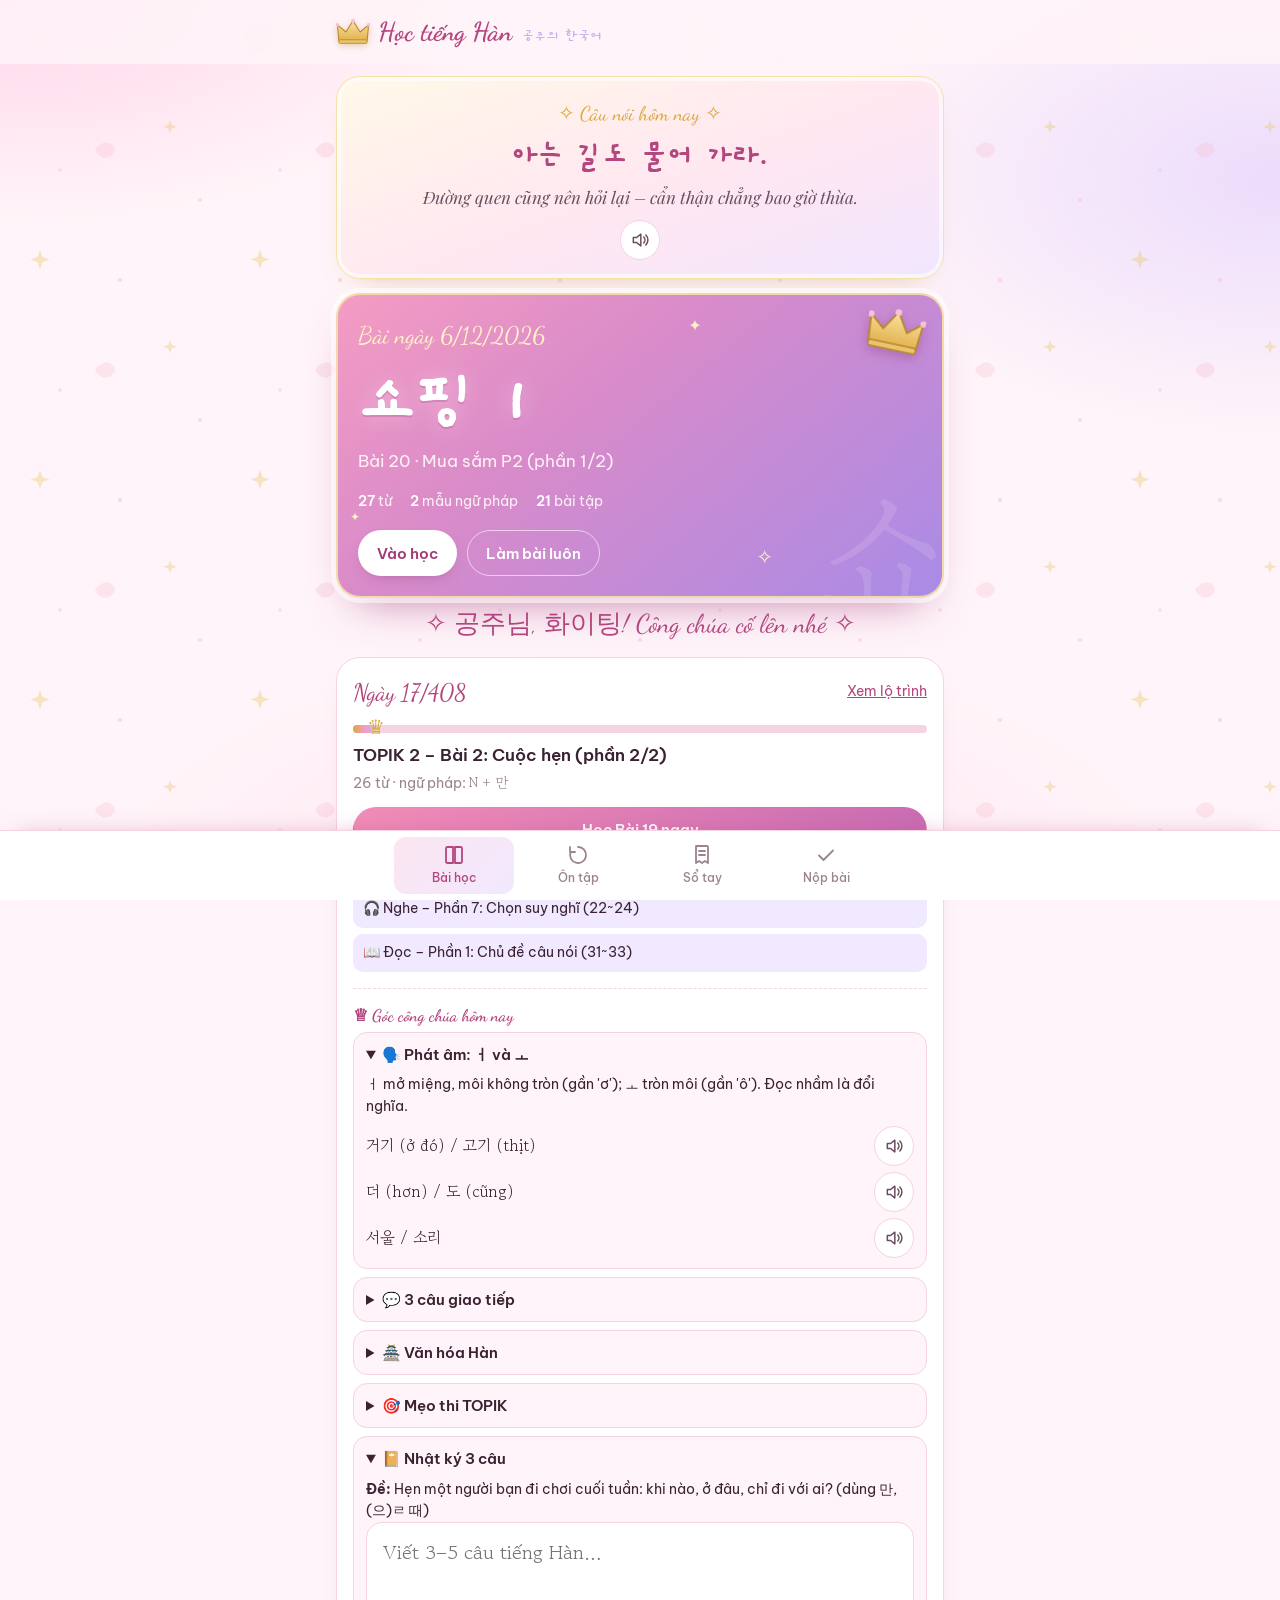
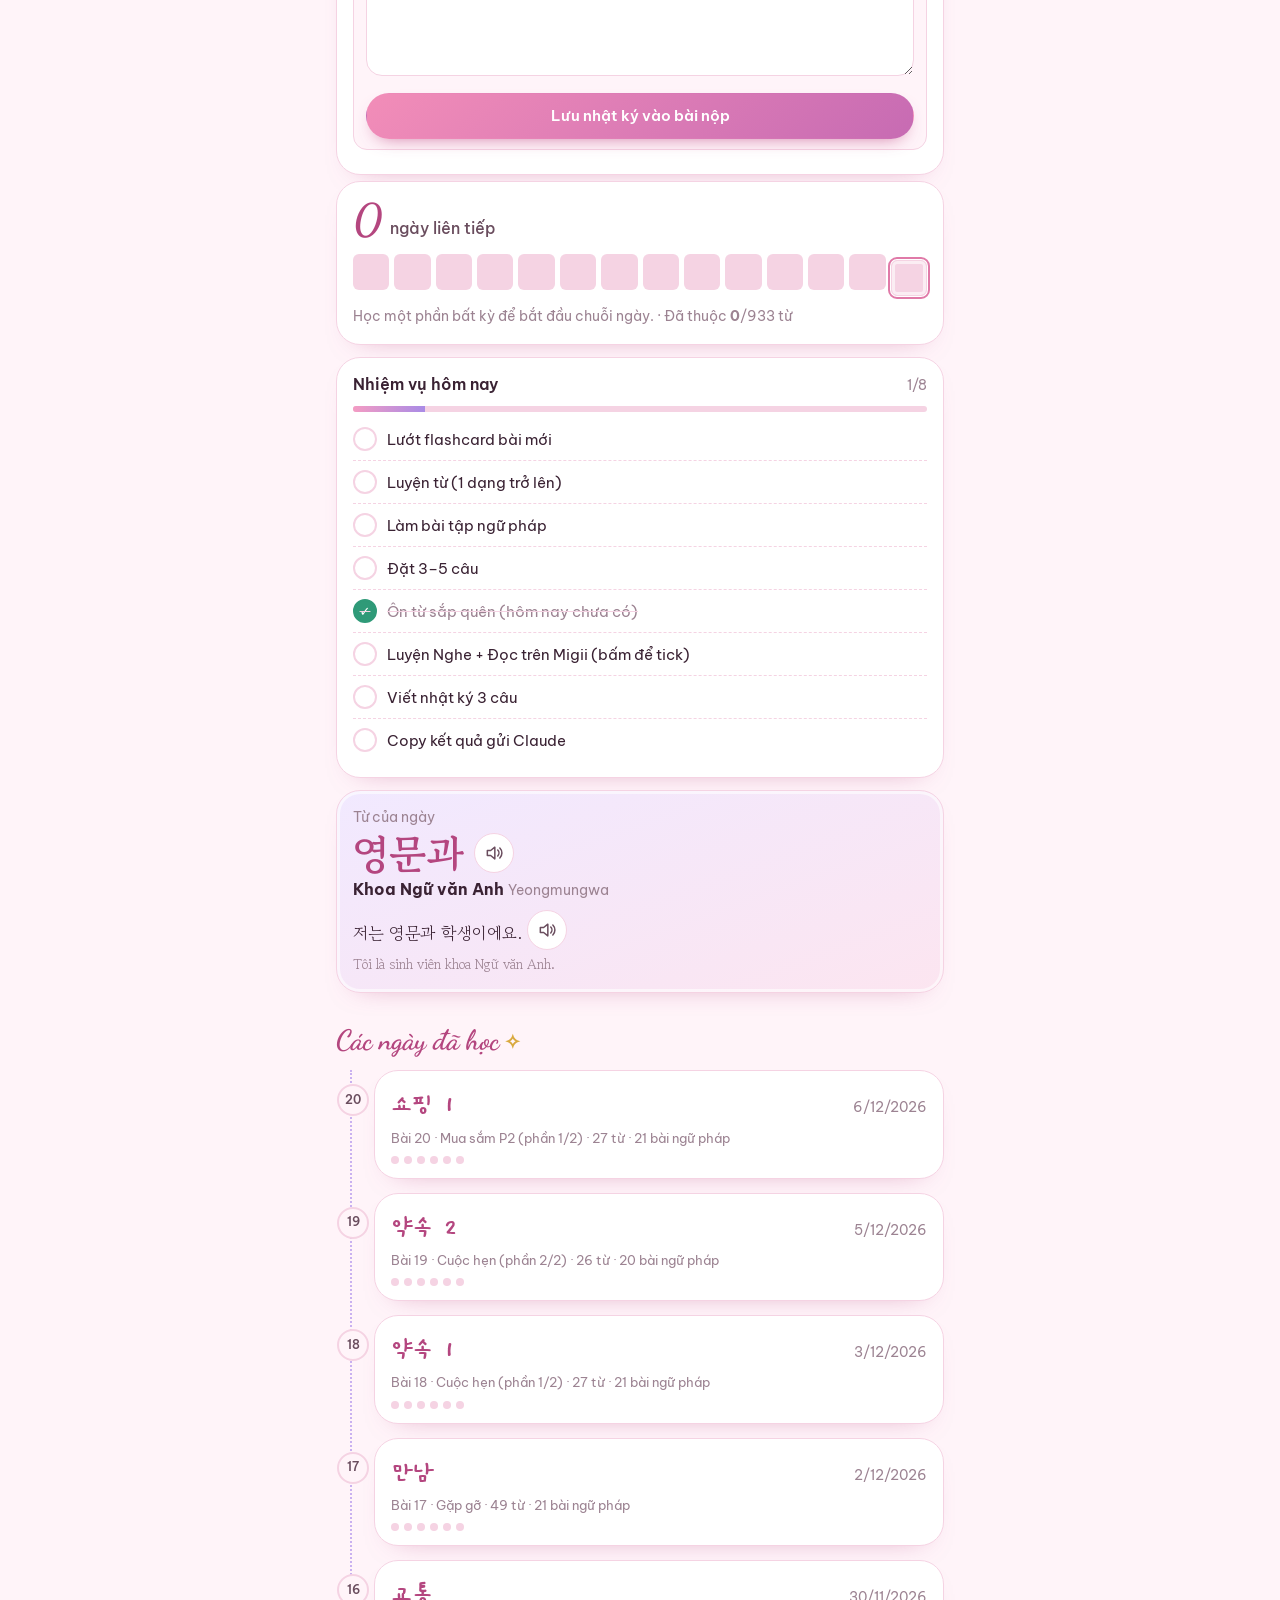
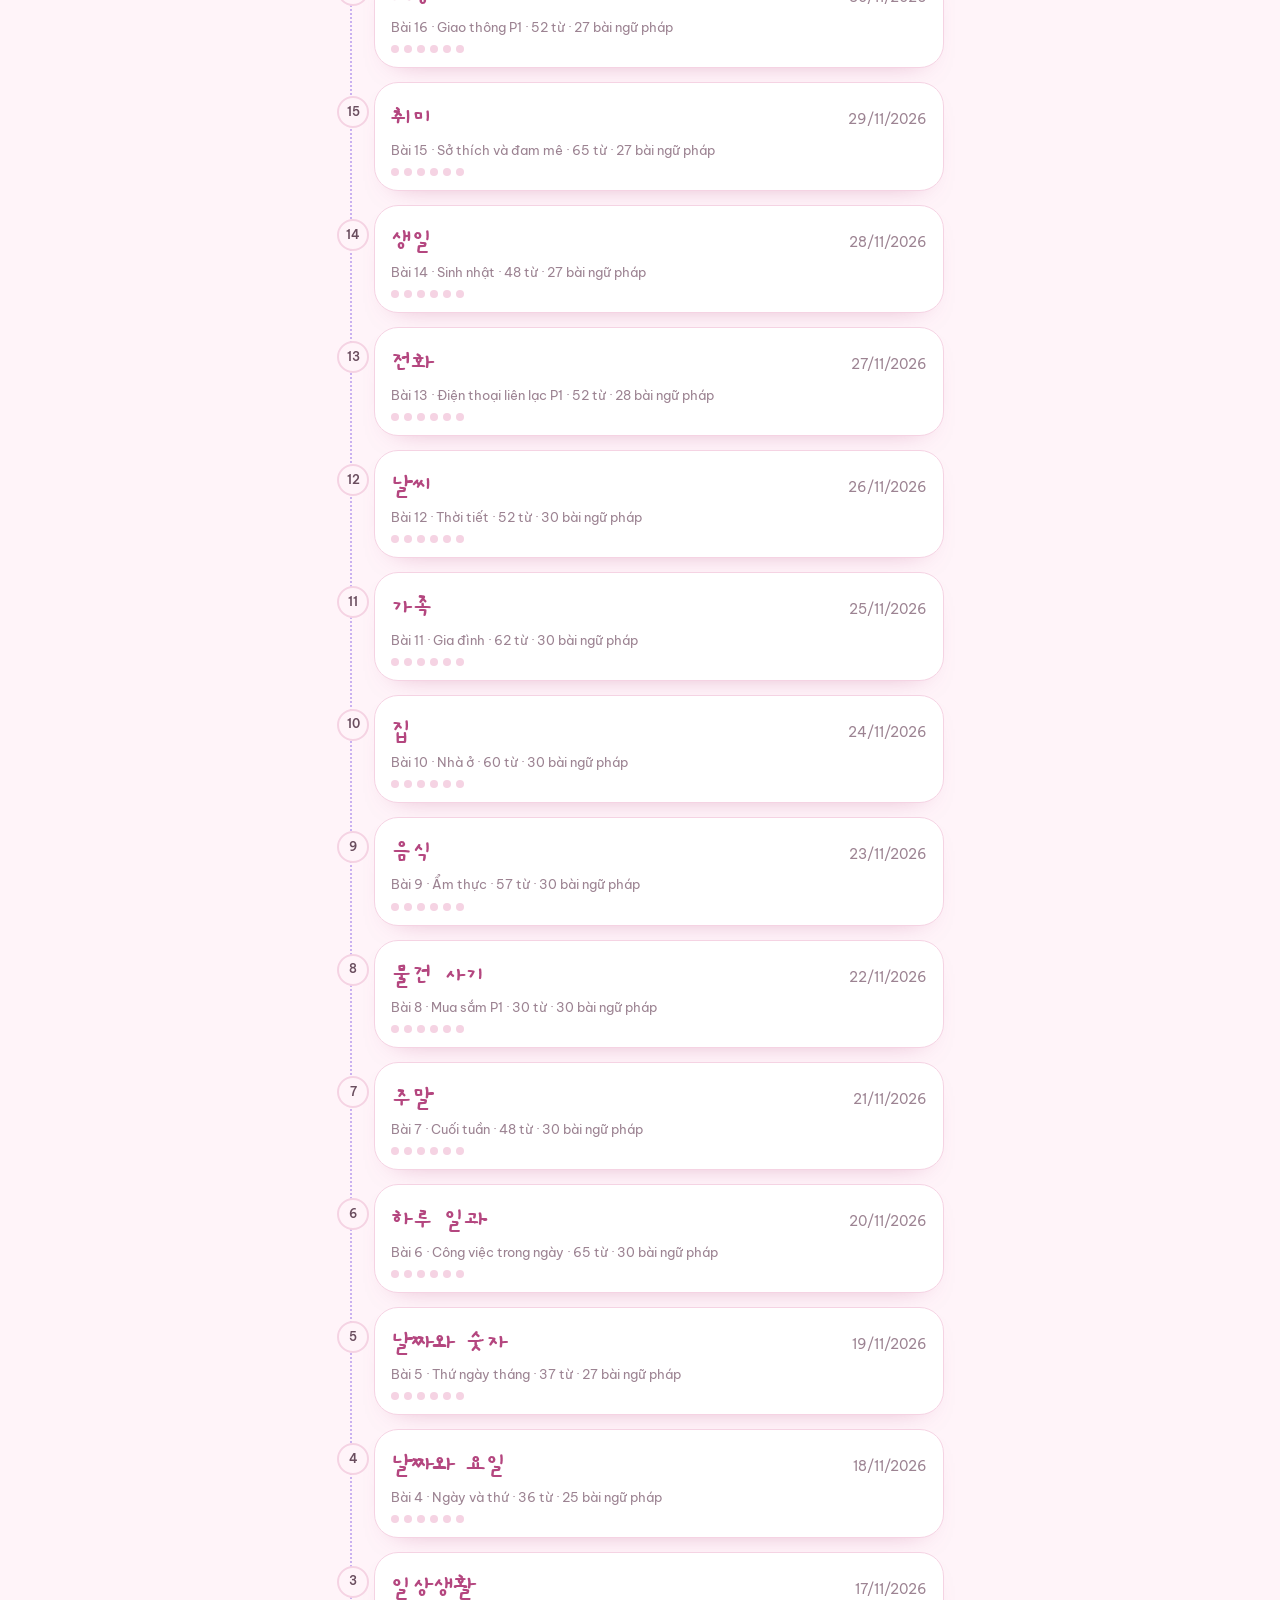
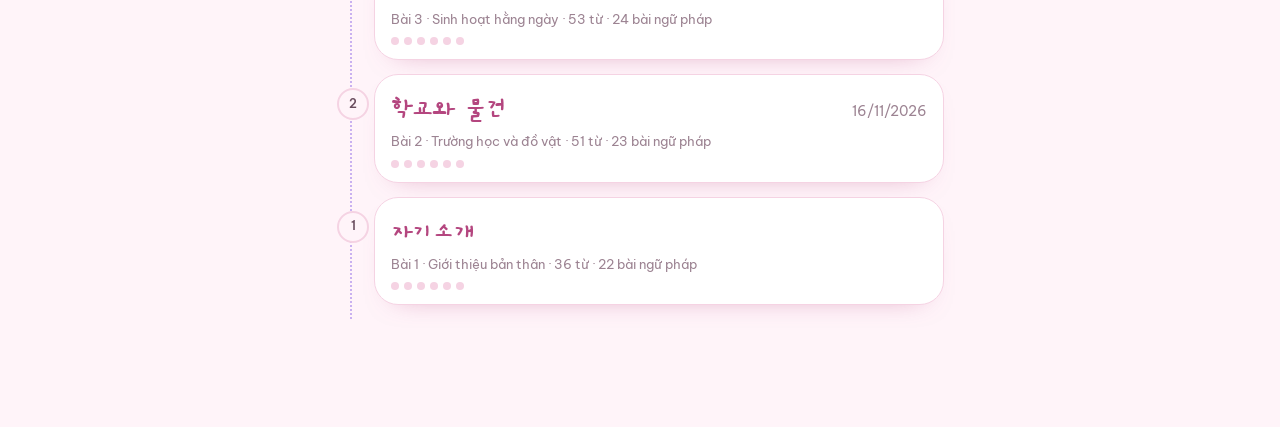
<file: index.html>
<!doctype html>
<html lang="vi">
<head>
<meta charset="utf-8">
<meta name="viewport" content="width=device-width, initial-scale=1, viewport-fit=cover">
<title>Học tiếng Hàn mỗi ngày</title>
<meta name="description" content="Sổ học tiếng Hàn theo từng ngày: từ vựng, ngữ pháp và bài tập.">
<meta name="theme-color" content="#FFF6F8" media="(prefers-color-scheme: light)">
<meta name="theme-color" content="#1E1420" media="(prefers-color-scheme: dark)">
<link rel="icon" href="data:image/svg+xml,%3Csvg xmlns='http://www.w3.org/2000/svg' viewBox='0 0 64 64'%3E%3Crect width='64' height='64' rx='14' fill='%23E58FB4'/%3E%3Cpath d='M12 46 10 20l12 10 10-16 10 16 12-10-2 26z' fill='%23FBE3A0' stroke='%23B8862F' stroke-width='2'/%3E%3C/svg%3E">
<link rel="preconnect" href="https://fonts.googleapis.com">
<link rel="preconnect" href="https://fonts.gstatic.com" crossorigin>
<link href="https://fonts.googleapis.com/css2?family=Be+Vietnam+Pro:wght@400;500;600;700&family=Playfair+Display:ital,wght@1,600&family=Dancing+Script:wght@600;700&family=Gaegu:wght@400;700&family=Gowun+Batang:wght@400;700&display=swap" rel="stylesheet">
<link rel="stylesheet" href="style.css">
</head>
<body>
<header class="top">
  <a class="brand" href="#/"><svg class="crown" viewBox="0 0 48 36" aria-hidden="true"><path d="M4 30 2 8l12 10L24 2l10 16L46 8l-2 22z" fill="url(#cg)" stroke="#B8862F" stroke-width="1.5" stroke-linejoin="round"/><circle cx="2" cy="8" r="2.6" fill="#F6C1D5"/><circle cx="24" cy="2.5" r="2.8" fill="#F6C1D5"/><circle cx="46" cy="8" r="2.6" fill="#F6C1D5"/><rect x="4" y="29" width="40" height="5" rx="2" fill="#E9C46A" stroke="#B8862F" stroke-width="1.2"/><defs><linearGradient id="cg" x1="0" y1="0" x2="0" y2="1"><stop offset="0" stop-color="#FBE3A0"/><stop offset="1" stop-color="#E2B24F"/></linearGradient></defs></svg><span>Học tiếng Hàn</span><span class="brand-ko" lang="ko">공주의 한국어</span></a>
</header>
<main id="app" tabindex="-1"><p class="loading">Đang tải bài học…</p></main>
<nav class="bottom" aria-label="Điều hướng chính">
  <a href="#/" data-nav="home"><svg viewBox="0 0 24 24" aria-hidden="true"><path d="M4 5.5A1.5 1.5 0 0 1 5.5 4H11v16H5.5A1.5 1.5 0 0 1 4 18.5zM13 4h5.5A1.5 1.5 0 0 1 20 5.5v13a1.5 1.5 0 0 1-1.5 1.5H13z"/></svg>Bài học</a>
  <a href="#/on-tap" data-nav="review"><svg viewBox="0 0 24 24" aria-hidden="true"><path d="M12 4a8 8 0 1 1-7.4 5M4 4v5h5"/></svg>Ôn tập</a>
  <a href="#/so-tay" data-nav="notes"><svg viewBox="0 0 24 24" aria-hidden="true"><path d="M6 3h11a1 1 0 0 1 1 1v16l-3-2-3 2-3-2-3 2V4a1 1 0 0 1 1-1zM9 8h6M9 12h6"/></svg>Sổ tay</a>
  <a href="#/nop-bai" data-nav="submit"><svg viewBox="0 0 24 24" aria-hidden="true"><path d="M5 12.5l4.5 4.5L19 7.5"/></svg>Nộp bài<span class="badge" id="submitBadge" hidden></span></a>
</nav>
<div class="toast" id="toast" role="status" aria-live="polite"></div>
<script src="app.js"></script>
</body>
</html>
</file>
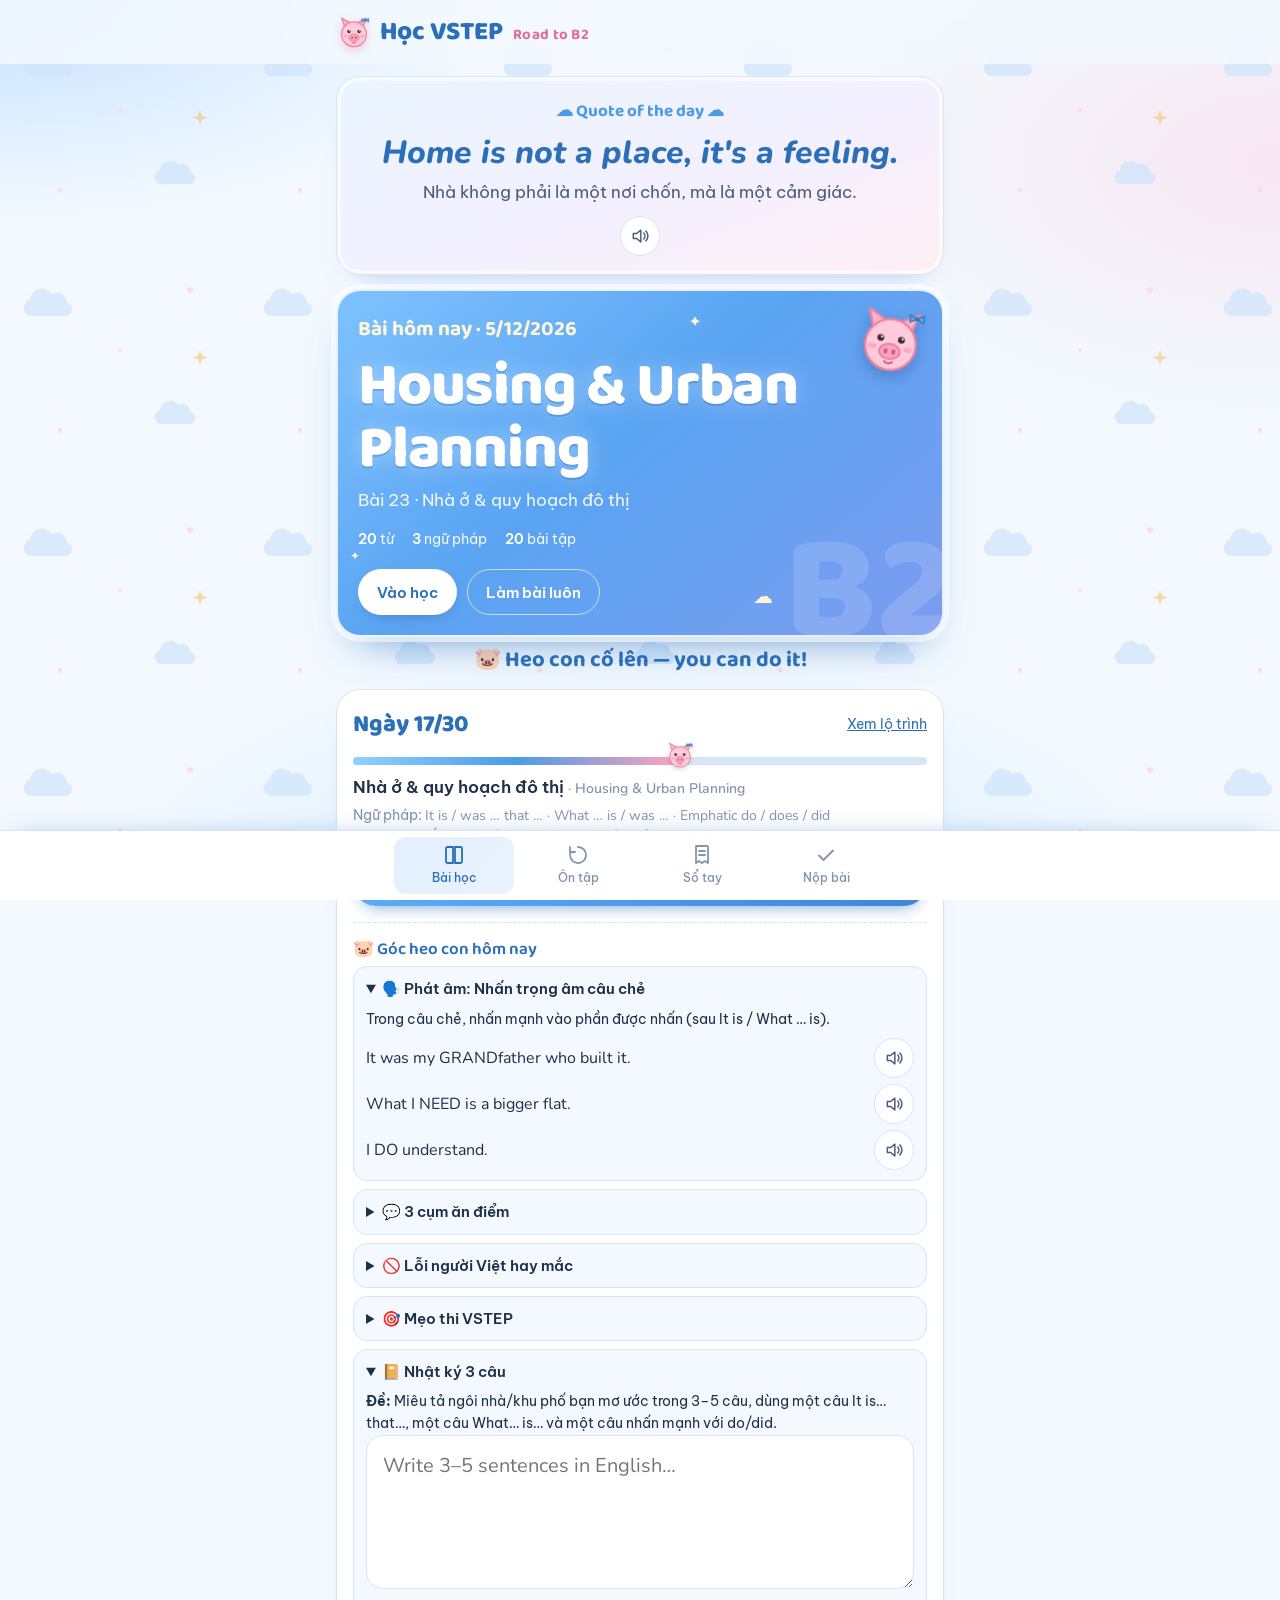
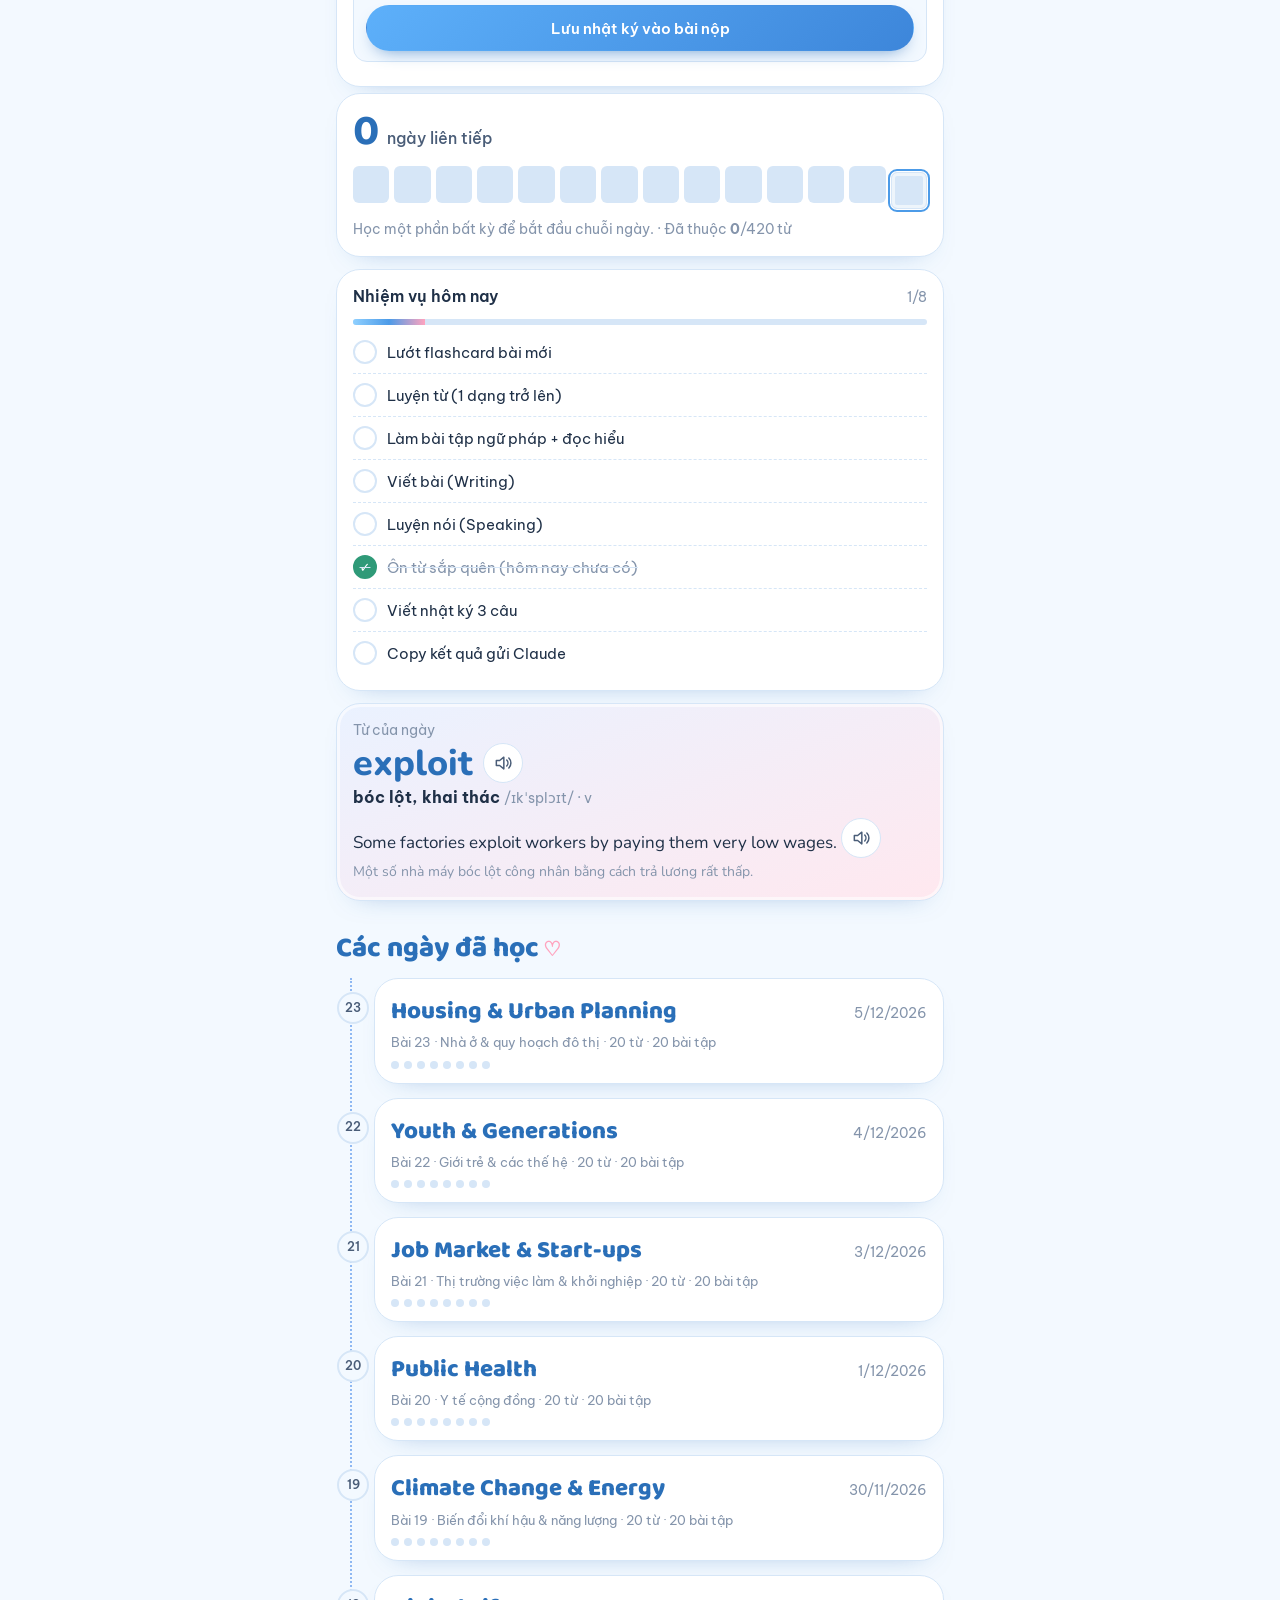
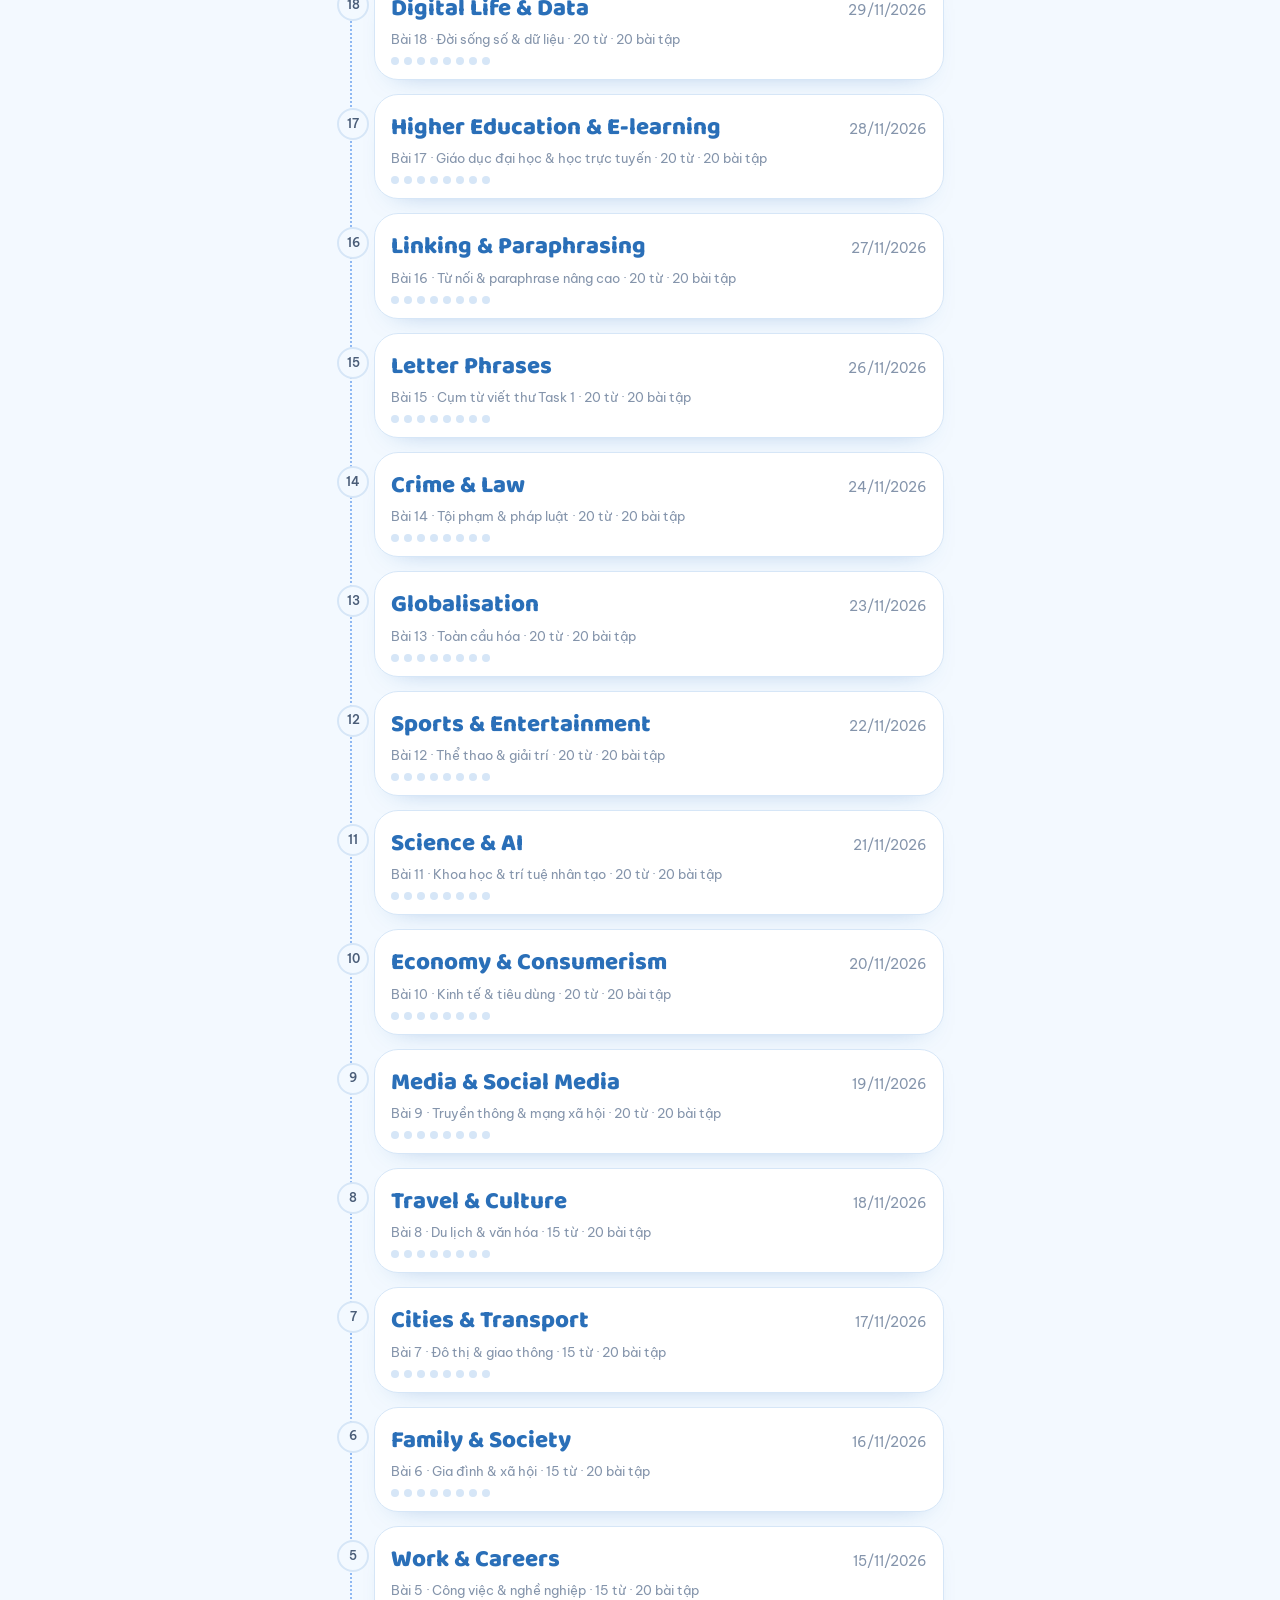
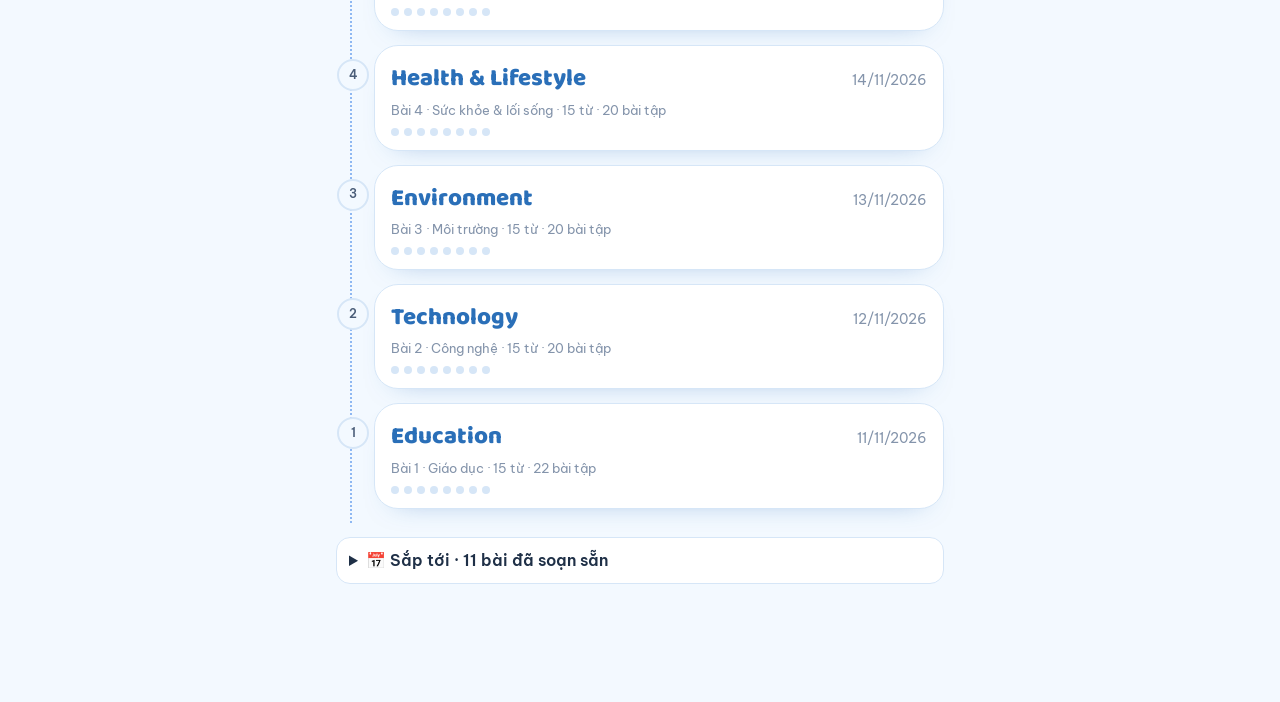
<file: vstep/index.html>
<!doctype html>
<html lang="vi">
<head>
<meta charset="utf-8">
<meta name="viewport" content="width=device-width, initial-scale=1, viewport-fit=cover">
<title>Học VSTEP B2 mỗi ngày</title>
<meta name="description" content="Sổ học VSTEP B2 theo từng ngày: từ vựng, flashcard, ngữ pháp, đọc hiểu, viết, nói và ôn tập.">
<meta name="theme-color" content="#F3F9FF" media="(prefers-color-scheme: light)">
<meta name="theme-color" content="#121C2B" media="(prefers-color-scheme: dark)">
<link rel="icon" href="data:image/svg+xml,%3Csvg xmlns='http://www.w3.org/2000/svg' viewBox='0 0 64 64'%3E%3Crect width='64' height='64' rx='16' fill='%235AA9F0'/%3E%3Ccircle cx='32' cy='35' r='20' fill='%23FFCADA'/%3E%3Cpath d='M16 22 12 9l13 7zM48 22l4-13-13 7z' fill='%23FFB3C8'/%3E%3Ccircle cx='24' cy='31' r='2.6' fill='%233B2A35'/%3E%3Ccircle cx='40' cy='31' r='2.6' fill='%233B2A35'/%3E%3Cellipse cx='32' cy='41' rx='8' ry='5.6' fill='%23FFA3BE'/%3E%3Cellipse cx='29' cy='41' rx='1.4' ry='2.1' fill='%23C9587E'/%3E%3Cellipse cx='35' cy='41' rx='1.4' ry='2.1' fill='%23C9587E'/%3E%3C/svg%3E">
<link rel="preconnect" href="https://fonts.googleapis.com">
<link rel="preconnect" href="https://fonts.gstatic.com" crossorigin>
<link href="https://fonts.googleapis.com/css2?family=Be+Vietnam+Pro:wght@400;500;600;700&family=Baloo+2:wght@500;600;700;800&family=Nunito:ital,wght@0,400;0,600;0,700;0,800;1,600&display=swap" rel="stylesheet">
<link rel="stylesheet" href="style.css">
</head>
<body>
<header class="top">
  <a class="brand" href="#/"><svg class="crown" viewBox="0 0 64 64" aria-hidden="true"><path d="M15 22 10 7l15 8z" fill="#FFB3C8" stroke="#E9839F" stroke-width="2" stroke-linejoin="round"/><path d="M49 22l5-15-15 8z" fill="#FFB3C8" stroke="#E9839F" stroke-width="2" stroke-linejoin="round"/><circle cx="32" cy="36" r="22" fill="#FFCADA" stroke="#E9839F" stroke-width="2"/><path d="M46 8l6 3.2-6 3.2zM58 8l-6 3.2 6 3.2z" fill="#5AA9F0" stroke="#2F7CC4" stroke-width="1.2" stroke-linejoin="round"/><circle cx="52" cy="11.2" r="2" fill="#2F7CC4"/><circle cx="23" cy="31" r="3" fill="#3B2A35"/><circle cx="41" cy="31" r="3" fill="#3B2A35"/><circle cx="24" cy="30" r="1" fill="#fff"/><circle cx="42" cy="30" r="1" fill="#fff"/><ellipse cx="16.5" cy="39" rx="4" ry="2.4" fill="#FF8FB0" opacity=".55"/><ellipse cx="47.5" cy="39" rx="4" ry="2.4" fill="#FF8FB0" opacity=".55"/><ellipse cx="32" cy="42" rx="9" ry="6.5" fill="#FFA3BE" stroke="#E9839F" stroke-width="1.6"/><ellipse cx="28.6" cy="42" rx="1.6" ry="2.4" fill="#C9587E"/><ellipse cx="35.4" cy="42" rx="1.6" ry="2.4" fill="#C9587E"/><path d="M28.5 51q3.5 2.6 7 0" fill="none" stroke="#C9587E" stroke-width="1.6" stroke-linecap="round"/></svg><span>Học VSTEP</span><span class="brand-ko" lang="en">Road to B2</span></a>
</header>
<main id="app" tabindex="-1"><p class="loading">Đang tải bài học…</p></main>
<nav class="bottom" aria-label="Điều hướng chính">
  <a href="#/" data-nav="home"><svg viewBox="0 0 24 24" aria-hidden="true"><path d="M4 5.5A1.5 1.5 0 0 1 5.5 4H11v16H5.5A1.5 1.5 0 0 1 4 18.5zM13 4h5.5A1.5 1.5 0 0 1 20 5.5v13a1.5 1.5 0 0 1-1.5 1.5H13z"/></svg>Bài học</a>
  <a href="#/on-tap" data-nav="review"><svg viewBox="0 0 24 24" aria-hidden="true"><path d="M12 4a8 8 0 1 1-7.4 5M4 4v5h5"/></svg>Ôn tập</a>
  <a href="#/so-tay" data-nav="notes"><svg viewBox="0 0 24 24" aria-hidden="true"><path d="M6 3h11a1 1 0 0 1 1 1v16l-3-2-3 2-3-2-3 2V4a1 1 0 0 1 1-1zM9 8h6M9 12h6"/></svg>Sổ tay</a>
  <a href="#/nop-bai" data-nav="submit"><svg viewBox="0 0 24 24" aria-hidden="true"><path d="M5 12.5l4.5 4.5L19 7.5"/></svg>Nộp bài<span class="badge" id="submitBadge" hidden></span></a>
</nav>
<div class="toast" id="toast" role="status" aria-live="polite"></div>
<script src="app.js"></script>
</body>
</html>
</file>
<file: style.css>
:root{
  --paper:#FFF6F8;
  --card:#FFFFFF;
  --ink:#3A2233;
  --ink-2:#6A4D5E;
  --ink-3:#9C8392;
  --line:#F3D9E2;
  --celadon:#E0628A;
  --celadon-deep:#B83E66;
  --celadon-wash:#FDE6EE;
  --good:#2F9A78;
  --good-wash:#E2F5EE;
  --plum:#D9603B;
  --plum-wash:#FDEBE3;
  --amber:#C98A1B;
  --amber-wash:#FFF3DA;
  --hero:#4A2440;
  --radius-lg:24px;
  --radius:16px;
  --kr:"Gowun Batang", "Noto Serif KR", serif;
  --kr-deco:"Gaegu", "Gowun Batang", serif;
  --deco:"Dancing Script", cursive;
  --ui:"Be Vietnam Pro", system-ui, -apple-system, "Segoe UI", sans-serif;
  color-scheme:light;
}
@media (prefers-color-scheme:dark){
  :root:not([data-theme="light"]){
    --paper:#1E1420; --card:#2A1C2B; --ink:#F8E9EF; --ink-2:#E0C6D2; --ink-3:#B297A6;
    --line:#46303F; --celadon:#F286A8; --celadon-deep:#FFB0C8; --celadon-wash:#45233A;
    --good:#6FD3AE; --good-wash:#1E3A31; --plum:#F3956F; --plum-wash:#43271F;
    --amber:#E9B451; --amber-wash:#3E3220; --hero:#3A1B33; color-scheme:dark;
  }
}
:root[data-theme="dark"]{
  --paper:#1E1420; --card:#2A1C2B; --ink:#F8E9EF; --ink-2:#E0C6D2; --ink-3:#B297A6;
  --line:#46303F; --celadon:#F286A8; --celadon-deep:#FFB0C8; --celadon-wash:#45233A;
  --good:#6FD3AE; --good-wash:#1E3A31; --plum:#F3956F; --plum-wash:#43271F;
  --amber:#E9B451; --amber-wash:#3E3220; --hero:#3A1B33; color-scheme:dark;
}
*{box-sizing:border-box}
html{-webkit-text-size-adjust:100%}
body{margin:0;background:var(--paper);color:var(--ink);font:400 16px/1.55 var(--ui);min-height:100vh;padding-bottom:calc(76px + env(safe-area-inset-bottom))}
[lang="ko"],.kr{font-family:var(--kr)}
a{color:var(--celadon-deep)}
button,input,textarea{font:inherit;color:inherit}
:focus-visible{outline:3px solid var(--celadon);outline-offset:2px;border-radius:6px}
main{max-width:640px;margin:0 auto;padding:8px 16px 32px;outline:none}
.loading,.empty{color:var(--ink-3);padding:40px 0;text-align:center}

/* top + bottom bars */
.top{position:sticky;top:0;z-index:5;background:color-mix(in srgb,var(--paper) 88%,transparent);backdrop-filter:blur(8px);-webkit-backdrop-filter:blur(8px)}
.brand{display:flex;align-items:center;gap:10px;max-width:640px;margin:0 auto;padding:12px 16px;text-decoration:none;color:var(--ink);font-weight:600;font-size:15px}
.brand-mark{display:grid;place-items:center;width:30px;height:30px;border-radius:9px;background:var(--celadon);color:#fff;font-size:18px;line-height:1}
.bottom{position:fixed;left:0;right:0;bottom:0;z-index:6;display:flex;justify-content:center;gap:4px;background:var(--card);border-top:1px solid var(--line);padding:6px 8px calc(6px + env(safe-area-inset-bottom))}
.bottom a{position:relative;flex:1;max-width:160px;display:flex;flex-direction:column;align-items:center;gap:2px;padding:6px 4px;border-radius:12px;text-decoration:none;color:var(--ink-3);font-size:12px;font-weight:500}
.bottom svg{width:24px;height:24px;fill:none;stroke:currentColor;stroke-width:1.8;stroke-linecap:round;stroke-linejoin:round}
.bottom a.on{color:var(--celadon-deep);background:var(--celadon-wash)}
.badge{position:absolute;top:2px;right:calc(50% - 26px);min-width:18px;height:18px;padding:0 5px;border-radius:9px;background:var(--plum);color:#fff;font-size:11px;line-height:18px;text-align:center}

/* headings & text */
h1,h2,h3{margin:0;line-height:1.25}
h1{font-size:26px;font-weight:700;letter-spacing:-.01em}
h2{font-size:19px;font-weight:600;margin:28px 0 12px}
h3{font-size:16px;font-weight:600}
.muted{color:var(--ink-3)}
.small{font-size:14px}
p{margin:0 0 12px}

/* hero (latest lesson) */
.hero{position:relative;overflow:hidden;background:radial-gradient(120% 90% at 100% 0%,#8E3A6B 0%,var(--hero) 55%,#2E1428 100%);color:#FFF1F5;border-radius:var(--radius-lg);padding:22px 20px 20px;margin-top:4px;box-shadow:0 18px 40px -22px rgba(184,62,102,.7)}
.hero .when{font-family:var(--deco);font-size:22px;color:#FFC2D4}
.hero .hangul{position:relative;display:block;font-family:var(--kr-deco);font-weight:700;font-size:clamp(44px,13vw,72px);line-height:1.08;margin:10px 0 6px;letter-spacing:-.02em;word-break:keep-all}
.hero .vi{font-size:17px;color:#FBD9E4;margin-bottom:16px;position:relative}
.hero .stats{display:flex;gap:18px;font-size:14px;color:#F4B9CB;margin-bottom:18px;position:relative}
.hero .stats b{color:#fff;font-weight:600}
.hero .row{position:relative}
.hero .ghost{position:absolute;right:-12px;bottom:-34px;font-family:var(--kr);font-size:150px;line-height:1;color:rgba(255,255,255,.06);pointer-events:none;user-select:none}

/* buttons */
.btn{display:inline-flex;align-items:center;justify-content:center;gap:8px;min-height:46px;padding:10px 18px;border-radius:999px;border:1px solid transparent;background:var(--celadon);color:#fff;font-weight:600;font-size:15px;text-decoration:none;cursor:pointer}
.btn:hover{background:var(--celadon-deep)}
:root[data-theme="dark"] .btn{color:#2A0E1C}
@media (prefers-color-scheme:dark){:root:not([data-theme="light"]) .btn{color:#2A0E1C}}
.btn.light{background:#fff;color:#7A2850}
.btn.light:hover{background:#FFE3EC}
.btn.line{background:transparent;border-color:var(--line);color:var(--ink)}
.btn.line:hover{border-color:var(--celadon);background:var(--celadon-wash)}
.btn.block{width:100%}
.btn[disabled]{opacity:.45;cursor:not-allowed}
.row{display:flex;gap:10px;flex-wrap:wrap}
.icon-btn{display:inline-grid;place-items:center;width:40px;height:40px;border-radius:50%;border:1px solid var(--line);background:var(--card);cursor:pointer;color:var(--ink-2);flex:none}
.icon-btn svg{width:20px;height:20px;fill:none;stroke:currentColor;stroke-width:1.8;stroke-linecap:round;stroke-linejoin:round}

/* lesson timeline on home */
.timeline{list-style:none;margin:0;padding:0;border-left:2px solid var(--line);margin-left:14px}
.timeline li{position:relative;padding:0 0 14px 22px}
.timeline li::before{content:attr(data-n);position:absolute;left:-15px;top:14px;width:28px;height:28px;border-radius:50%;background:var(--paper);border:2px solid var(--line);display:grid;place-items:center;font-size:12px;font-weight:600;color:var(--ink-2)}
.timeline li.done::before{background:var(--celadon);border-color:var(--celadon);color:#fff}
.lesson-link{display:block;padding:14px 16px;background:var(--card);border:1px solid var(--line);border-radius:var(--radius);text-decoration:none;color:var(--ink)}
.lesson-link:hover{border-color:var(--celadon)}
.lesson-link .t{display:flex;justify-content:space-between;align-items:baseline;gap:10px}
.lesson-link .kr{font-size:20px;font-weight:700}
.lesson-link .meta{font-size:13px;color:var(--ink-3);margin-top:2px}
.dots{display:flex;gap:5px;margin-top:8px}
.dots i{width:8px;height:8px;border-radius:50%;background:var(--line)}
.dots i.on{background:var(--celadon)}

/* lesson page */
.back{display:inline-flex;align-items:center;gap:6px;font-size:14px;color:var(--ink-3);text-decoration:none;margin:4px 0 10px}
.lesson-head .kr{font-size:clamp(34px,10vw,48px);font-weight:700;line-height:1.1;display:block;margin-bottom:4px;word-break:keep-all}
.tabs{position:sticky;top:54px;z-index:4;display:flex;gap:6px;overflow-x:auto;scrollbar-width:none;margin:16px -16px 18px;padding:6px 16px;background:var(--paper)}
.tabs::-webkit-scrollbar{display:none}
.tabs a{flex:none;padding:8px 14px;border-radius:999px;border:1px solid var(--line);text-decoration:none;color:var(--ink-2);font-size:14px;font-weight:500;background:var(--card)}
.tabs a.on{background:var(--ink);color:var(--paper);border-color:var(--ink)}

/* word list */
.words{list-style:none;margin:0;padding:0;background:var(--card);border:1px solid var(--line);border-radius:var(--radius);overflow:hidden}
.words li{display:flex;align-items:center;gap:12px;padding:10px 12px;border-top:1px solid var(--line)}
.words li:first-child{border-top:0}
.words .w{flex:1;min-width:0}
.words .k{font-family:var(--kr);font-size:20px;font-weight:700;display:block;word-break:keep-all}
.words .r{font-size:13px;color:var(--ink-3)}
.words .v{font-size:15px;color:var(--ink-2);text-align:right;max-width:45%}
.searchbox{width:100%;padding:11px 14px;border-radius:var(--radius);border:1px solid var(--line);background:var(--card);margin-bottom:12px}

/* flashcard */
.flash{perspective:1200px;margin:6px 0 14px}
.flash-inner{position:relative;height:300px;transition:transform .45s cubic-bezier(.3,.7,.2,1);transform-style:preserve-3d;cursor:pointer}
.flash.flip .flash-inner{transform:rotateY(180deg)}
.face{position:absolute;inset:0;backface-visibility:hidden;-webkit-backface-visibility:hidden;border-radius:var(--radius-lg);display:flex;flex-direction:column;align-items:center;justify-content:center;padding:24px;text-align:center;border:1px solid var(--line);background:var(--card)}
.face.back-f{transform:rotateY(180deg);background:var(--celadon-wash)}
.face .big{font-family:var(--kr);font-weight:700;font-size:clamp(38px,12vw,60px);line-height:1.15;word-break:keep-all}
.face .rom{color:var(--ink-3);margin-top:8px}
.face .mean{font-size:24px;font-weight:600}
.face .hint{position:absolute;bottom:14px;font-size:13px;color:var(--ink-3)}
.flash-ctrl{display:flex;align-items:center;justify-content:space-between;gap:10px}
.counter{font-size:14px;color:var(--ink-3);font-variant-numeric:tabular-nums}
@media (prefers-reduced-motion:reduce){.flash-inner{transition:none}}

/* mode picker */
.modes{display:grid;grid-template-columns:1fr 1fr;gap:10px}
.mode{display:flex;flex-direction:column;gap:4px;text-align:left;padding:14px;border-radius:var(--radius);border:1px solid var(--line);background:var(--card);cursor:pointer;min-height:96px}
.mode:hover{border-color:var(--celadon)}
.mode b{font-size:15px}
.mode span{font-size:13px;color:var(--ink-3)}
.mode .best{margin-top:auto;font-size:12px;color:var(--celadon-deep);font-weight:600}
.mode.wide{grid-column:1/-1;min-height:0}
.count-pick{display:flex;gap:6px;align-items:center;margin:0 0 14px;font-size:14px;color:var(--ink-2)}
.count-pick button{padding:6px 12px;border-radius:999px;border:1px solid var(--line);background:var(--card);cursor:pointer;font-size:14px}
.count-pick button.on{background:var(--ink);color:var(--paper);border-color:var(--ink)}

/* grammar */
.pattern{background:var(--card);border:1px solid var(--line);border-radius:var(--radius);padding:16px;margin-bottom:12px}
.pattern h3{font-family:var(--kr);font-size:20px;margin-bottom:6px}
.pattern p{color:var(--ink-2);font-size:15px}
.pattern ul{margin:0;padding:0;list-style:none}
.pattern li{padding:8px 0;border-top:1px dashed var(--line);font-size:15px;display:flex;gap:8px;align-items:center}
.pattern li .ex{flex:1}
.pattern li .ex .k{font-family:var(--kr);font-size:17px;display:block}
.pattern li .ex .v{color:var(--ink-3);font-size:14px}

/* quiz */
.quiz-top{display:flex;align-items:center;gap:12px;margin-bottom:14px}
.bar{flex:1;height:6px;border-radius:3px;background:var(--line);overflow:hidden}
.bar i{display:block;height:100%;background:var(--celadon);transition:width .25s}
.qcard{background:var(--card);border:1px solid var(--line);border-radius:var(--radius-lg);padding:20px 18px;margin-bottom:14px}
.qcard .ask{font-size:15px;color:var(--ink-2);margin-bottom:10px}
.qcard .prompt{font-family:var(--kr);font-size:clamp(28px,8vw,40px);font-weight:700;line-height:1.25;word-break:keep-all;display:flex;align-items:center;gap:10px;flex-wrap:wrap}
.qcard .prompt.vi{font-family:var(--ui);font-size:24px;font-weight:600}
.qcard .prompt.sent{font-size:clamp(20px,6vw,26px)}
.blank{display:inline-block;min-width:2.2em;border-bottom:2px solid var(--celadon);color:var(--celadon-deep)}
.opts{display:grid;gap:10px}
.opt{display:flex;align-items:center;gap:12px;width:100%;text-align:left;padding:14px 16px;border-radius:var(--radius);border:1.5px solid var(--line);background:var(--card);cursor:pointer;font-size:16px;min-height:54px}
.opt.kr{font-size:20px}
.opt:hover:not([disabled]){border-color:var(--celadon)}
.opt.right{border-color:var(--good);background:var(--good-wash)}
.opt.wrong{border-color:var(--plum);background:var(--plum-wash)}
.opt[disabled]{cursor:default}
.answer-input{width:100%;padding:14px 16px;border-radius:var(--radius);border:1.5px solid var(--line);background:var(--card);font-size:20px;font-family:var(--kr)}
.answer-input.vi-in{font-family:var(--ui);font-size:17px}
.answer-input:focus{border-color:var(--celadon);outline:none}
textarea.answer-input{min-height:84px;resize:vertical}
.feedback{border-radius:var(--radius);padding:14px 16px;margin:12px 0;font-size:15px}
.feedback.ok{background:var(--good-wash)}
.feedback.no{background:var(--plum-wash)}
.feedback.rev{background:var(--amber-wash)}
.feedback b{display:block;margin-bottom:4px}
.feedback .k{font-family:var(--kr);font-size:18px}
.chips{display:flex;flex-wrap:wrap;gap:8px}
.chip{padding:10px 14px;border-radius:10px;border:1.5px solid var(--line);background:var(--card);font-family:var(--kr);font-size:18px;cursor:pointer}
.chip.used{opacity:.3}
.built{min-height:58px;padding:10px;border:1.5px dashed var(--line);border-radius:var(--radius);margin-bottom:12px;display:flex;flex-wrap:wrap;gap:8px}
.built .chip{border-color:var(--celadon);background:var(--celadon-wash)}
.result-big{text-align:center;padding:10px 0 4px}
.result-big .score{font-size:56px;font-weight:700;line-height:1;font-variant-numeric:tabular-nums}
.result-big .score small{font-size:24px;color:var(--ink-3);font-weight:500}
.miss{list-style:none;margin:0 0 16px;padding:0}
.miss li{padding:10px 0;border-top:1px solid var(--line);font-size:15px}
.miss .k{font-family:var(--kr);font-size:18px;font-weight:700}
.miss .you{color:var(--plum)}

/* matching */
.match{display:grid;grid-template-columns:1fr 1fr;gap:10px}
.match button{min-height:58px;padding:10px;border-radius:var(--radius);border:1.5px solid var(--line);background:var(--card);cursor:pointer;font-size:15px}
.match button.k{font-family:var(--kr);font-size:19px;font-weight:700}
.match button.sel{border-color:var(--celadon);background:var(--celadon-wash)}
.match button.done{visibility:hidden}
.match button.bad{border-color:var(--plum);background:var(--plum-wash)}

/* sentences & submit */
.sent-list{display:grid;gap:10px;margin-bottom:14px}
.sent-list label{display:flex;gap:10px;align-items:flex-start}
.sent-list label span{flex:none;width:24px;padding-top:14px;color:var(--ink-3);font-size:14px;text-align:right}
.note{background:var(--amber-wash);border-radius:var(--radius);padding:12px 14px;font-size:14px;color:var(--ink-2);margin-bottom:14px}
.entry{background:var(--card);border:1px solid var(--line);border-radius:var(--radius);padding:14px 16px;margin-bottom:10px}
.entry .h{display:flex;justify-content:space-between;gap:10px;font-weight:600}
.entry .s{color:var(--celadon-deep);font-variant-numeric:tabular-nums}
.entry .d{font-size:14px;color:var(--ink-3);margin-top:2px}
.preview{width:100%;min-height:180px;font-family:ui-monospace,Menlo,monospace;font-size:13px;padding:12px;border-radius:var(--radius);border:1px solid var(--line);background:var(--card);margin:12px 0}
.daypick{display:flex;align-items:center;gap:10px;margin-bottom:14px}
.daypick input{padding:9px 12px;border-radius:10px;border:1px solid var(--line);background:var(--card)}

.toast{position:fixed;left:50%;bottom:calc(88px + env(safe-area-inset-bottom));transform:translate(-50%,20px);opacity:0;background:var(--ink);color:var(--paper);padding:10px 16px;border-radius:999px;font-size:14px;pointer-events:none;transition:.25s;z-index:10;max-width:90vw;text-align:center}
.toast.show{opacity:1;transform:translate(-50%,0)}

/* ---- pink & decorative layer ---- */
body{background:
  radial-gradient(60% 40% at 0% 0%,rgba(255,196,214,.45),transparent 70%),
  radial-gradient(50% 35% at 100% 30%,rgba(255,214,228,.4),transparent 70%),
  var(--paper);background-attachment:fixed}
body::before{content:"";position:fixed;inset:0;z-index:-1;pointer-events:none;opacity:.55;
  background-image:url("data:image/svg+xml,%3Csvg xmlns='http://www.w3.org/2000/svg' width='180' height='180' viewBox='0 0 180 180'%3E%3Cg fill='%23F7C5D5' fill-opacity='.55'%3E%3Cpath d='M30 40c6-10 18-10 20 0-2 8-14 12-20 0z'/%3E%3Cpath d='M130 110c5-9 16-8 17 1-2 7-12 10-17-1z' transform='rotate(35 138 110)'/%3E%3Cpath d='M70 150c4-7 13-7 14 0-1 6-10 8-14 0z' transform='rotate(-25 77 150)'/%3E%3C/g%3E%3C/svg%3E")}
@media (prefers-color-scheme:dark){:root:not([data-theme="light"]) body{background:var(--paper)}:root:not([data-theme="light"]) body::before{opacity:.12}}
:root[data-theme="dark"] body{background:var(--paper)}
.brand{font-family:var(--deco);font-size:24px;font-weight:700;color:var(--celadon-deep)}
.brand-mark{font-family:var(--kr-deco);font-size:22px;background:linear-gradient(135deg,#F48FB1,#D9487A);border-radius:50% 50% 50% 14px;font-weight:700}
h2{font-family:var(--deco);font-size:28px;font-weight:700;color:var(--celadon-deep);margin:30px 0 12px}
h1{font-family:var(--deco);font-size:34px;font-weight:700;color:var(--celadon-deep)}
.lesson-head .kr{font-family:var(--kr-deco);color:var(--ink)}
.lesson-head .kr::after{content:"";display:block;width:64px;height:6px;border-radius:3px;margin-top:8px;background:linear-gradient(90deg,#F48FB1,#FFC8D9)}
.lesson-link{border-radius:var(--radius-lg)}
.lesson-link .kr{font-family:var(--kr-deco);font-size:26px;color:var(--celadon-deep)}
.timeline{border-left:2px dashed #F2B8CB}
.timeline li.done::before{content:"✿"}
.face{box-shadow:0 14px 34px -24px rgba(184,62,102,.6)}
.face.back-f{background:linear-gradient(160deg,#FFE9F0,#FFF8FA)}
:root[data-theme="dark"] .face.back-f{background:var(--celadon-wash)}
@media (prefers-color-scheme:dark){:root:not([data-theme="light"]) .face.back-f{background:var(--celadon-wash)}}
.face .exk{font-family:var(--kr);font-size:18px;margin-top:14px;color:var(--ink-2)}
.face .exv{font-size:14px;color:var(--ink-3)}
.words .ex{display:block;margin-top:4px;font-size:14px;color:var(--ink-2)}
.words .ex .k{display:inline;font-size:15px;font-weight:400}
.words .ex .vv{display:block;color:var(--ink-3);font-size:13px}
.qcard,.pattern,.entry,.words,.mode{box-shadow:0 10px 26px -22px rgba(184,62,102,.55)}
.pattern h3{color:var(--celadon-deep)}
.cheer{font-family:var(--deco);font-size:26px;color:var(--celadon-deep);text-align:center;margin:6px 0 12px}
.petal{position:absolute;top:-20px;width:12px;height:10px;border-radius:12px 0 12px 0;background:#FFB7CC;opacity:.75;animation:fall linear forwards}
@keyframes fall{to{transform:translate(var(--dx),260px) rotate(300deg);opacity:0}}
@media (prefers-reduced-motion:reduce){.petal{display:none}}
.words li{align-items:flex-start}
.words .wtop{display:flex;justify-content:space-between;align-items:baseline;gap:12px}
.words .wtop .v{max-width:55%;font-weight:500;color:var(--celadon-deep)}
.words .ex{background:var(--celadon-wash);border-radius:10px;padding:8px 10px;margin-top:8px}

/* ---- supportive layer ---- */
.support{display:grid;gap:12px;margin-top:6px}
.streak-card,.goals,.wod{background:var(--card);border:1px solid var(--line);border-radius:var(--radius-lg);padding:16px;box-shadow:0 10px 26px -22px rgba(184,62,102,.55)}
.streak-n{display:flex;align-items:baseline;gap:8px}
.streak-n b{font-family:var(--deco);font-size:44px;line-height:1;color:var(--celadon-deep)}
.streak-n span{color:var(--ink-2);font-weight:500}
.cal{display:grid;grid-template-columns:repeat(14,1fr);gap:5px;margin:12px 0 10px}
.cal i{aspect-ratio:1;border-radius:6px;background:var(--line)}
.cal i.on{background:linear-gradient(135deg,#F48FB1,#D9487A)}
.cal i.today{outline:2px solid var(--celadon);outline-offset:1px}
.goals-h{display:flex;justify-content:space-between;align-items:baseline}
.goal-bar{height:6px;border-radius:3px;background:var(--line);margin:10px 0 6px;overflow:hidden}
.goal-bar i{display:block;height:100%;background:linear-gradient(90deg,#F48FB1,#D9487A)}
.goals ul{list-style:none;margin:0;padding:0}
.goals li a{display:flex;align-items:center;gap:10px;padding:9px 0;text-decoration:none;color:var(--ink);border-top:1px dashed var(--line);font-size:15px}
.goals li:first-child a{border-top:0}
.tick{flex:none;display:grid;place-items:center;width:24px;height:24px;border-radius:50%;border:2px solid var(--line);font-size:13px;color:#fff;font-weight:700}
.goals li.ok .tick{background:var(--good);border-color:var(--good)}
.goals li.ok a{color:var(--ink-3);text-decoration:line-through;text-decoration-color:var(--line)}
.wod{background:linear-gradient(160deg,var(--celadon-wash),var(--card))}
.wod-k{display:flex;align-items:center;gap:10px;font-family:var(--kr-deco);font-size:40px;font-weight:700;color:var(--celadon-deep);line-height:1.2}
.wod-ex{margin-top:8px;font-family:var(--kr);font-size:17px}
.mic.live{animation:pulse 1s infinite}
@keyframes pulse{50%{box-shadow:0 0 0 10px rgba(224,98,138,.18)}}
.particles{margin-top:10px}
.num-out{font-family:var(--kr);font-size:28px;font-weight:700;color:var(--celadon-deep);display:flex;align-items:center;gap:10px;min-height:44px;margin:10px 0}
.num-grid,.jamo{display:grid;grid-template-columns:repeat(auto-fill,minmax(64px,1fr));gap:8px}
.num-grid button,.jamo button{display:flex;flex-direction:column;align-items:center;gap:2px;padding:10px 4px;border-radius:14px;border:1px solid var(--line);background:var(--card);cursor:pointer}
.num-grid b,.jamo b{font-family:var(--kr);font-size:22px}
.num-grid span,.jamo span{font-size:12px;color:var(--ink-3)}
.jamo button:hover,.num-grid button:hover{border-color:var(--celadon);background:var(--celadon-wash)}
.tips{padding-left:18px;color:var(--ink-2);font-size:15px}
.tips li{margin-bottom:8px}
.bottom a{max-width:120px}

/* ===== princess layer ===== */
:root{
  --paper:#FFF4F9; --line:#F5D3E3; --celadon:#E07AA8; --celadon-deep:#B4467F; --celadon-wash:#FCE5F0;
  --lav:#C9B1F0; --lav-wash:#F1E9FF; --gold:#D9A93E; --gold-soft:#F6E2A8; --hero:#5A2A5C;
}
@media (prefers-color-scheme:dark){:root:not([data-theme="light"]){--paper:#1F1424;--line:#4A3150;--celadon:#F29BC4;--celadon-deep:#FFC0DD;--celadon-wash:#46233F;--lav:#B79CED;--lav-wash:#2E2340;--gold:#E9C46A;--gold-soft:#5A4724;--hero:#3E1C40}}
:root[data-theme="dark"]{--paper:#1F1424;--line:#4A3150;--celadon:#F29BC4;--celadon-deep:#FFC0DD;--celadon-wash:#46233F;--lav:#B79CED;--lav-wash:#2E2340;--gold:#E9C46A;--gold-soft:#5A4724;--hero:#3E1C40}
body{background:
  radial-gradient(55% 35% at 0% 0%,rgba(255,190,220,.55),transparent 70%),
  radial-gradient(50% 40% at 100% 20%,rgba(214,190,255,.45),transparent 70%),
  radial-gradient(60% 40% at 50% 100%,rgba(255,214,232,.5),transparent 70%),
  var(--paper);background-attachment:fixed}
body::before{opacity:.7;background-image:
  url("data:image/svg+xml,%3Csvg xmlns='http://www.w3.org/2000/svg' width='220' height='220' viewBox='0 0 220 220'%3E%3Cg fill='%23E9C46A' fill-opacity='.55'%3E%3Cpath d='M40 30l2.5 7 7 2.5-7 2.5L40 49l-2.5-7-7-2.5 7-2.5z'/%3E%3Cpath d='M170 120l1.8 5 5 1.8-5 1.8-1.8 5-1.8-5-5-1.8 5-1.8z'/%3E%3C/g%3E%3Cg fill='%23F5B8D0' fill-opacity='.6'%3E%3Ccircle cx='120' cy='60' r='2.2'/%3E%3Ccircle cx='60' cy='170' r='1.8'/%3E%3Ccircle cx='200' cy='200' r='2'/%3E%3C/g%3E%3Cg fill='%23F7C5D5' fill-opacity='.5'%3E%3Cpath d='M95 150c6-10 18-10 20 0-2 8-14 12-20 0z'/%3E%3C/g%3E%3C/svg%3E")}
.brand{gap:8px;flex-wrap:wrap;font-family:var(--deco);font-size:26px;color:var(--celadon-deep)}
.brand .crown{width:34px;height:26px;filter:drop-shadow(0 2px 3px rgba(185,134,47,.35))}
.brand-ko{font-family:var(--kr-deco);font-size:15px;font-weight:700;color:var(--lav);letter-spacing:.02em;margin-left:2px;align-self:flex-end;padding-bottom:4px}
.hero{background:linear-gradient(140deg,#F49CC3 0%,#D98BC9 38%,#A98BE6 100%);color:#fff;border:2px solid rgba(246,226,168,.9);
  box-shadow:0 0 0 5px rgba(255,255,255,.55),0 22px 44px -22px rgba(170,70,130,.75)}
:root[data-theme="dark"] .hero{background:linear-gradient(140deg,#8C3D6E,#6A3E86)}
@media (prefers-color-scheme:dark){:root:not([data-theme="light"]) .hero{background:linear-gradient(140deg,#8C3D6E,#6A3E86)}}
.hero .when{color:#FFF1C9;font-size:24px}
.hero .hangul{text-shadow:0 2px 0 rgba(150,60,120,.25),0 0 22px rgba(255,255,255,.35)}
.hero .vi,.hero .stats{color:#FFF0F7}
.hero .ghost{color:rgba(255,255,255,.12)}
.hero .tiara{position:absolute;right:18px;top:14px;width:58px;transform:rotate(12deg);filter:drop-shadow(0 4px 6px rgba(120,40,90,.3))}
.hero .tiara svg{width:100%;height:auto;display:block}
.hero .btn.line{border-color:rgba(255,255,255,.6)!important}
.spark{position:absolute;color:#FFF1C9;pointer-events:none;animation:twinkle 2.4s ease-in-out infinite}
.spark.s1{left:58%;top:18px;font-size:16px}.spark.s2{right:28%;bottom:24px;font-size:20px;animation-delay:.8s}.spark.s3{left:12px;bottom:70px;font-size:12px;animation-delay:1.6s}
@keyframes twinkle{0%,100%{opacity:.25;transform:scale(.8)}50%{opacity:1;transform:scale(1.15)}}
@media (prefers-reduced-motion:reduce){.spark{animation:none;opacity:.7}}
.btn{background:linear-gradient(135deg,#F28DB8,#C76BB3);box-shadow:0 8px 18px -10px rgba(190,70,130,.8)}
.btn:hover{background:linear-gradient(135deg,#EE7AAD,#B85BA6)}
.btn.light{background:#fff;color:#A23B76;box-shadow:0 6px 16px -10px rgba(120,40,90,.6)}
.btn.line{background:transparent;box-shadow:none}
h1,h2{font-family:var(--deco);color:var(--celadon-deep)}
h2::after{content:" ✧";color:var(--gold);font-size:.7em}
.cheer{color:var(--celadon-deep)}
.streak-card,.goals,.wod,.lesson-link,.qcard,.pattern,.entry,.words,.mode,.face{border-color:var(--line);
  box-shadow:0 0 0 3px rgba(255,255,255,.6) inset,0 12px 28px -22px rgba(180,70,130,.6)}
.streak-n b{color:var(--celadon-deep)}
.cal i.on{background:linear-gradient(135deg,#F49CC3,#A98BE6)}
.goal-bar i,.bar i{background:linear-gradient(90deg,#F49CC3,#A98BE6)}
.wod{background:linear-gradient(160deg,var(--lav-wash),var(--celadon-wash))}
.lesson-link .kr{color:var(--celadon-deep)}
.timeline{border-left:2px dotted var(--lav)}
.timeline li.done::before{content:"♛";background:linear-gradient(135deg,var(--gold-soft),var(--gold));border-color:var(--gold);color:#7A4E10}
.tabs a.on{background:linear-gradient(135deg,#F28DB8,#B97AD6);border-color:transparent;color:#fff}
.lesson-head .kr::after{background:linear-gradient(90deg,var(--gold),#F49CC3,var(--lav))}
.face.back-f{background:linear-gradient(160deg,#FFE4F0,#F1E9FF)}
.bottom{border-top:1px solid var(--line);box-shadow:0 -10px 24px -18px rgba(180,70,130,.5)}
.bottom a.on{background:linear-gradient(135deg,var(--celadon-wash),var(--lav-wash))}
.badge{background:linear-gradient(135deg,#F28DB8,#B97AD6)}
.pattern h3::before{content:"♕ ";color:var(--gold)}

/* ===== roadmap ===== */
.today{background:var(--card);border:1px solid var(--line);border-radius:var(--radius-lg);padding:16px;margin-top:6px;
  box-shadow:0 0 0 3px rgba(255,255,255,.6) inset,0 12px 28px -22px rgba(180,70,130,.6)}
.today h3{font-size:17px;margin:4px 0 6px}
.today-h{display:flex;justify-content:space-between;align-items:center}
.day-badge{font-family:var(--deco);font-size:24px;color:var(--celadon-deep)}
.road{position:relative;height:8px;border-radius:4px;background:var(--line);margin:14px 0 12px}
.road i{display:block;height:100%;border-radius:4px;background:linear-gradient(90deg,var(--gold),#F49CC3,var(--lav))}
.crown-pin{position:absolute;top:-14px;transform:translateX(-50%);color:var(--gold);font-size:20px;text-shadow:0 1px 0 #fff}
.prac{list-style:none;margin:0 0 4px;padding:0;display:grid;gap:6px}
.prac li{font-size:14px;background:var(--lav-wash);border-radius:10px;padding:8px 10px}
.prac a{text-decoration:none;color:var(--ink)}
.plan{list-style:none;margin:16px 0 0;padding:0;display:grid;gap:8px}
.plan li{display:flex;gap:12px;align-items:center;background:var(--card);border:1px solid var(--line);border-radius:16px;padding:10px 12px}
.plan .pd{flex:none;width:52px;text-align:center;display:flex;flex-direction:column;line-height:1.1}
.plan .pd b{font-family:var(--deco);font-size:26px;color:var(--celadon-deep)}
.plan .pd span{font-size:12px;color:var(--ink-3)}
.plan .pc{min-width:0}.plan .pc a{text-decoration:none;color:inherit}
.plan .pt{font-weight:600;font-size:15px}
.plan li.past{opacity:.6}
.plan li.now{border:2px solid var(--celadon);background:linear-gradient(135deg,var(--celadon-wash),var(--lav-wash))}
.plan li.review{background:linear-gradient(135deg,#FFF6DA,var(--card))}
:root[data-theme="dark"] .plan li.review{background:var(--gold-soft)}
@media (prefers-color-scheme:dark){:root:not([data-theme="light"]) .plan li.review{background:var(--gold-soft)}}
.passage{display:block;font-family:var(--kr);font-size:18px;font-weight:400;line-height:1.7;background:var(--lav-wash);border-radius:12px;padding:12px 14px}
.support>*,.today{min-width:0}
.cal{grid-template-columns:repeat(14,minmax(0,1fr))}

/* ===== quote & extras ===== */
.quote{position:relative;text-align:center;margin:4px 0 14px;padding:22px 18px 18px;border-radius:24px;
  background:linear-gradient(160deg,#FFF9E8 0%,#FFE7F1 55%,#F1E6FF 100%);border:1.5px solid var(--gold-soft);
  box-shadow:0 0 0 4px rgba(255,255,255,.6) inset,0 14px 30px -22px rgba(185,134,47,.6)}
:root[data-theme="dark"] .quote{background:linear-gradient(160deg,#3A2A1E,#45233A 55%,#2E2340)}
@media (prefers-color-scheme:dark){:root:not([data-theme="light"]) .quote{background:linear-gradient(160deg,#3A2A1E,#45233A 55%,#2E2340)}}
.q-label{font-family:var(--deco);font-size:20px;color:var(--gold)}
.q-kr{font-family:var(--kr-deco);font-weight:700;font-size:clamp(24px,7vw,32px);line-height:1.3;color:var(--celadon-deep);margin:6px 0 6px;text-wrap:balance}
.q-vi{font-family:"Playfair Display",Georgia,serif;font-style:italic;font-size:17px;color:var(--ink-2);margin:0 0 10px;text-wrap:balance}
.extras{margin-top:16px;border-top:1px dashed var(--line);padding-top:12px}
.ex-h{font-family:var(--deco);font-size:24px;color:var(--celadon-deep);margin-bottom:6px}
.extras details{border:1px solid var(--line);border-radius:14px;padding:10px 12px;margin-bottom:8px;background:var(--paper)}
.extras summary{cursor:pointer;font-weight:600;font-size:15px}
.extras details p{margin:8px 0 0}
.ex-list{list-style:none;margin:8px 0 0;padding:0;display:grid;gap:6px}
.ex-list li{display:flex;align-items:center;justify-content:space-between;gap:10px;font-size:16px}
.ex-list .kr{font-size:18px}
.rev-links{display:flex;flex-wrap:wrap;gap:8px;margin-top:8px}.rev-links .btn{flex:1 1 140px;min-height:40px;font-size:14px}
.plan li.phase{display:block;background:none;border:0;padding:12px 4px 0;font-family:var(--deco);font-size:18px;color:var(--celadon-deep)}
</file>
<file: vstep/style.css>
:root{
  --paper:#F6FBFF;
  --card:#FFFFFF;
  --ink:#232F39;
  --ink-2:#4E5C69;
  --ink-3:#9C8392;
  --line:#DAE7F2;
  --celadon:#65A5DD;
  --celadon-deep:#417FB5;
  --celadon-wash:#E7F2FC;
  --good:#2F9A78;
  --good-wash:#E2F5EE;
  --plum:#D9603B;
  --plum-wash:#FDEBE3;
  --amber:#C98A1B;
  --amber-wash:#FFF3DA;
  --hero:#253849;
  --radius-lg:24px;
  --radius:16px;
  --kr:"Nunito", "Be Vietnam Pro", system-ui, sans-serif;
  --kr-deco:"Baloo 2", "Nunito", sans-serif;
  --deco:"Baloo 2", "Be Vietnam Pro", sans-serif;
  --ui:"Be Vietnam Pro", system-ui, -apple-system, "Segoe UI", sans-serif;
  color-scheme:light;
}
@media (prefers-color-scheme:dark){
  :root:not([data-theme="light"]){
    --paper:#141820; --card:#1C242B; --ink:#E9F1F8; --ink-2:#C7D4DF; --ink-3:#98A5B1;
    --line:#313C45; --celadon:#89BFEF; --celadon-deep:#B2DAFD; --celadon-wash:#243544;
    --good:#6FD3AE; --good-wash:#1E3A31; --plum:#F3956F; --plum-wash:#43271F;
    --amber:#E9B451; --amber-wash:#3E3220; --hero:#1C2B39; color-scheme:dark;
  }
}
:root[data-theme="dark"]{
  --paper:#141820; --card:#1C242B; --ink:#E9F1F8; --ink-2:#C7D4DF; --ink-3:#98A5B1;
  --line:#313C45; --celadon:#89BFEF; --celadon-deep:#B2DAFD; --celadon-wash:#243544;
  --good:#6FD3AE; --good-wash:#1E3A31; --plum:#F3956F; --plum-wash:#43271F;
  --amber:#E9B451; --amber-wash:#3E3220; --hero:#1C2B39; color-scheme:dark;
}
*{box-sizing:border-box}
html{-webkit-text-size-adjust:100%}
body{margin:0;background:var(--paper);color:var(--ink);font:400 16px/1.55 var(--ui);min-height:100vh;padding-bottom:calc(76px + env(safe-area-inset-bottom))}
[lang="en"],.kr{font-family:var(--kr)}
a{color:var(--celadon-deep)}
button,input,textarea{font:inherit;color:inherit}
:focus-visible{outline:3px solid var(--celadon);outline-offset:2px;border-radius:6px}
main{max-width:640px;margin:0 auto;padding:8px 16px 32px;outline:none}
.loading,.empty{color:var(--ink-3);padding:40px 0;text-align:center}

/* top + bottom bars */
.top{position:sticky;top:0;z-index:5;background:color-mix(in srgb,var(--paper) 88%,transparent);backdrop-filter:blur(8px);-webkit-backdrop-filter:blur(8px)}
.brand{display:flex;align-items:center;gap:10px;max-width:640px;margin:0 auto;padding:12px 16px;text-decoration:none;color:var(--ink);font-weight:600;font-size:15px}
.brand-mark{display:grid;place-items:center;width:30px;height:30px;border-radius:9px;background:var(--celadon);color:#fff;font-size:18px;line-height:1}
.bottom{position:fixed;left:0;right:0;bottom:0;z-index:6;display:flex;justify-content:center;gap:4px;background:var(--card);border-top:1px solid var(--line);padding:6px 8px calc(6px + env(safe-area-inset-bottom))}
.bottom a{position:relative;flex:1;max-width:160px;display:flex;flex-direction:column;align-items:center;gap:2px;padding:6px 4px;border-radius:12px;text-decoration:none;color:var(--ink-3);font-size:12px;font-weight:500}
.bottom svg{width:24px;height:24px;fill:none;stroke:currentColor;stroke-width:1.8;stroke-linecap:round;stroke-linejoin:round}
.bottom a.on{color:var(--celadon-deep);background:var(--celadon-wash)}
.badge{position:absolute;top:2px;right:calc(50% - 26px);min-width:18px;height:18px;padding:0 5px;border-radius:9px;background:var(--plum);color:#fff;font-size:11px;line-height:18px;text-align:center}

/* headings & text */
h1,h2,h3{margin:0;line-height:1.25}
h1{font-size:26px;font-weight:700;letter-spacing:-.01em}
h2{font-size:19px;font-weight:600;margin:28px 0 12px}
h3{font-size:16px;font-weight:600}
.muted{color:var(--ink-3)}
.small{font-size:14px}
p{margin:0 0 12px}

/* hero (latest lesson) */
.hero{position:relative;overflow:hidden;background:radial-gradient(120% 90% at 100% 0%,#3C678C 0%,var(--hero) 55%,#15222D 100%);color:#F1F8FF;border-radius:var(--radius-lg);padding:22px 20px 20px;margin-top:4px;box-shadow:0 18px 40px -22px rgba(65,127,181,.7)}
.hero .when{font-family:var(--deco);font-size:22px;color:#C4E2FD}
.hero .hangul{position:relative;display:block;font-family:var(--kr-deco);font-weight:700;font-size:clamp(44px,13vw,72px);line-height:1.08;margin:10px 0 6px;letter-spacing:-.02em;word-break:keep-all}
.hero .vi{font-size:17px;color:#DAEBFA;margin-bottom:16px;position:relative}
.hero .stats{display:flex;gap:18px;font-size:14px;color:#BAD8F3;margin-bottom:18px;position:relative}
.hero .stats b{color:#fff;font-weight:600}
.hero .row{position:relative}
.hero .ghost{position:absolute;right:-12px;bottom:-34px;font-family:var(--kr);font-size:150px;line-height:1;color:rgba(255,255,255,.06);pointer-events:none;user-select:none}

/* buttons */
.btn{display:inline-flex;align-items:center;justify-content:center;gap:8px;min-height:46px;padding:10px 18px;border-radius:999px;border:1px solid transparent;background:var(--celadon);color:#fff;font-weight:600;font-size:15px;text-decoration:none;cursor:pointer}
.btn:hover{background:var(--celadon-deep)}
:root[data-theme="dark"] .btn{color:#0F1D29}
@media (prefers-color-scheme:dark){:root:not([data-theme="light"]) .btn{color:#0F1D29}}
.btn.light{background:#fff;color:#2A5478}
.btn.light:hover{background:#E4F2FE}
.btn.line{background:transparent;border-color:var(--line);color:var(--ink)}
.btn.line:hover{border-color:var(--celadon);background:var(--celadon-wash)}
.btn.block{width:100%}
.btn[disabled]{opacity:.45;cursor:not-allowed}
.row{display:flex;gap:10px;flex-wrap:wrap}
.icon-btn{display:inline-grid;place-items:center;width:40px;height:40px;border-radius:50%;border:1px solid var(--line);background:var(--card);cursor:pointer;color:var(--ink-2);flex:none}
.icon-btn svg{width:20px;height:20px;fill:none;stroke:currentColor;stroke-width:1.8;stroke-linecap:round;stroke-linejoin:round}

/* lesson timeline on home */
.timeline{list-style:none;margin:0;padding:0;border-left:2px solid var(--line);margin-left:14px}
.timeline li{position:relative;padding:0 0 14px 22px}
.timeline li::before{content:attr(data-n);position:absolute;left:-15px;top:14px;width:28px;height:28px;border-radius:50%;background:var(--paper);border:2px solid var(--line);display:grid;place-items:center;font-size:12px;font-weight:600;color:var(--ink-2)}
.timeline li.done::before{background:var(--celadon);border-color:var(--celadon);color:#fff}
.lesson-link{display:block;padding:14px 16px;background:var(--card);border:1px solid var(--line);border-radius:var(--radius);text-decoration:none;color:var(--ink)}
.lesson-link:hover{border-color:var(--celadon)}
.lesson-link .t{display:flex;justify-content:space-between;align-items:baseline;gap:10px}
.lesson-link .kr{font-size:20px;font-weight:700}
.lesson-link .meta{font-size:13px;color:var(--ink-3);margin-top:2px}
.dots{display:flex;gap:5px;margin-top:8px}
.dots i{width:8px;height:8px;border-radius:50%;background:var(--line)}
.dots i.on{background:var(--celadon)}

/* lesson page */
.back{display:inline-flex;align-items:center;gap:6px;font-size:14px;color:var(--ink-3);text-decoration:none;margin:4px 0 10px}
.lesson-head .kr{font-size:clamp(34px,10vw,48px);font-weight:700;line-height:1.1;display:block;margin-bottom:4px;word-break:keep-all}
.tabs{position:sticky;top:54px;z-index:4;display:flex;gap:6px;overflow-x:auto;scrollbar-width:none;margin:16px -16px 18px;padding:6px 16px;background:var(--paper)}
.tabs::-webkit-scrollbar{display:none}
.tabs a{flex:none;padding:8px 14px;border-radius:999px;border:1px solid var(--line);text-decoration:none;color:var(--ink-2);font-size:14px;font-weight:500;background:var(--card)}
.tabs a.on{background:var(--ink);color:var(--paper);border-color:var(--ink)}

/* word list */
.words{list-style:none;margin:0;padding:0;background:var(--card);border:1px solid var(--line);border-radius:var(--radius);overflow:hidden}
.words li{display:flex;align-items:center;gap:12px;padding:10px 12px;border-top:1px solid var(--line)}
.words li:first-child{border-top:0}
.words .w{flex:1;min-width:0}
.words .k{font-family:var(--kr);font-size:20px;font-weight:700;display:block;word-break:keep-all}
.words .r{font-size:13px;color:var(--ink-3)}
.words .v{font-size:15px;color:var(--ink-2);text-align:right;max-width:45%}
.searchbox{width:100%;padding:11px 14px;border-radius:var(--radius);border:1px solid var(--line);background:var(--card);margin-bottom:12px}

/* flashcard */
.flash{perspective:1200px;margin:6px 0 14px}
.flash-inner{position:relative;height:300px;transition:transform .45s cubic-bezier(.3,.7,.2,1);transform-style:preserve-3d;cursor:pointer}
.flash.flip .flash-inner{transform:rotateY(180deg)}
.face{position:absolute;inset:0;backface-visibility:hidden;-webkit-backface-visibility:hidden;border-radius:var(--radius-lg);display:flex;flex-direction:column;align-items:center;justify-content:center;padding:24px;text-align:center;border:1px solid var(--line);background:var(--card)}
.face.back-f{transform:rotateY(180deg);background:var(--celadon-wash)}
.face .big{font-family:var(--kr);font-weight:700;font-size:clamp(38px,12vw,60px);line-height:1.15;word-break:keep-all}
.face .rom{color:var(--ink-3);margin-top:8px}
.face .mean{font-size:24px;font-weight:600}
.face .hint{position:absolute;bottom:14px;font-size:13px;color:var(--ink-3)}
.flash-ctrl{display:flex;align-items:center;justify-content:space-between;gap:10px}
.counter{font-size:14px;color:var(--ink-3);font-variant-numeric:tabular-nums}
@media (prefers-reduced-motion:reduce){.flash-inner{transition:none}}

/* mode picker */
.modes{display:grid;grid-template-columns:1fr 1fr;gap:10px}
.mode{display:flex;flex-direction:column;gap:4px;text-align:left;padding:14px;border-radius:var(--radius);border:1px solid var(--line);background:var(--card);cursor:pointer;min-height:96px}
.mode:hover{border-color:var(--celadon)}
.mode b{font-size:15px}
.mode span{font-size:13px;color:var(--ink-3)}
.mode .best{margin-top:auto;font-size:12px;color:var(--celadon-deep);font-weight:600}
.mode.wide{grid-column:1/-1;min-height:0}
.count-pick{display:flex;gap:6px;align-items:center;margin:0 0 14px;font-size:14px;color:var(--ink-2)}
.count-pick button{padding:6px 12px;border-radius:999px;border:1px solid var(--line);background:var(--card);cursor:pointer;font-size:14px}
.count-pick button.on{background:var(--ink);color:var(--paper);border-color:var(--ink)}

/* grammar */
.pattern{background:var(--card);border:1px solid var(--line);border-radius:var(--radius);padding:16px;margin-bottom:12px}
.pattern h3{font-family:var(--kr);font-size:20px;margin-bottom:6px}
.pattern p{color:var(--ink-2);font-size:15px}
.pattern ul{margin:0;padding:0;list-style:none}
.pattern li{padding:8px 0;border-top:1px dashed var(--line);font-size:15px;display:flex;gap:8px;align-items:center}
.pattern li .ex{flex:1}
.pattern li .ex .k{font-family:var(--kr);font-size:17px;display:block}
.pattern li .ex .v{color:var(--ink-3);font-size:14px}

/* quiz */
.quiz-top{display:flex;align-items:center;gap:12px;margin-bottom:14px}
.bar{flex:1;height:6px;border-radius:3px;background:var(--line);overflow:hidden}
.bar i{display:block;height:100%;background:var(--celadon);transition:width .25s}
.qcard{background:var(--card);border:1px solid var(--line);border-radius:var(--radius-lg);padding:20px 18px;margin-bottom:14px}
.qcard .ask{font-size:15px;color:var(--ink-2);margin-bottom:10px}
.qcard .prompt{font-family:var(--kr);font-size:clamp(28px,8vw,40px);font-weight:700;line-height:1.25;word-break:keep-all;display:flex;align-items:center;gap:10px;flex-wrap:wrap}
.qcard .prompt.vi{font-family:var(--ui);font-size:24px;font-weight:600}
.qcard .prompt.sent{font-size:clamp(20px,6vw,26px)}
.blank{display:inline-block;min-width:2.2em;border-bottom:2px solid var(--celadon);color:var(--celadon-deep)}
.opts{display:grid;gap:10px}
.opt{display:flex;align-items:center;gap:12px;width:100%;text-align:left;padding:14px 16px;border-radius:var(--radius);border:1.5px solid var(--line);background:var(--card);cursor:pointer;font-size:16px;min-height:54px}
.opt.kr{font-size:20px}
.opt:hover:not([disabled]){border-color:var(--celadon)}
.opt.right{border-color:var(--good);background:var(--good-wash)}
.opt.wrong{border-color:var(--plum);background:var(--plum-wash)}
.opt[disabled]{cursor:default}
.answer-input{width:100%;padding:14px 16px;border-radius:var(--radius);border:1.5px solid var(--line);background:var(--card);font-size:20px;font-family:var(--kr)}
.answer-input.vi-in{font-family:var(--ui);font-size:17px}
.answer-input:focus{border-color:var(--celadon);outline:none}
textarea.answer-input{min-height:84px;resize:vertical}
.feedback{border-radius:var(--radius);padding:14px 16px;margin:12px 0;font-size:15px}
.feedback.ok{background:var(--good-wash)}
.feedback.no{background:var(--plum-wash)}
.feedback.rev{background:var(--amber-wash)}
.feedback b{display:block;margin-bottom:4px}
.feedback .k{font-family:var(--kr);font-size:18px}
.chips{display:flex;flex-wrap:wrap;gap:8px}
.chip{padding:10px 14px;border-radius:10px;border:1.5px solid var(--line);background:var(--card);font-family:var(--kr);font-size:18px;cursor:pointer}
.chip.used{opacity:.3}
.built{min-height:58px;padding:10px;border:1.5px dashed var(--line);border-radius:var(--radius);margin-bottom:12px;display:flex;flex-wrap:wrap;gap:8px}
.built .chip{border-color:var(--celadon);background:var(--celadon-wash)}
.result-big{text-align:center;padding:10px 0 4px}
.result-big .score{font-size:56px;font-weight:700;line-height:1;font-variant-numeric:tabular-nums}
.result-big .score small{font-size:24px;color:var(--ink-3);font-weight:500}
.miss{list-style:none;margin:0 0 16px;padding:0}
.miss li{padding:10px 0;border-top:1px solid var(--line);font-size:15px}
.miss .k{font-family:var(--kr);font-size:18px;font-weight:700}
.miss .you{color:var(--plum)}

/* matching */
.match{display:grid;grid-template-columns:1fr 1fr;gap:10px}
.match button{min-height:58px;padding:10px;border-radius:var(--radius);border:1.5px solid var(--line);background:var(--card);cursor:pointer;font-size:15px}
.match button.k{font-family:var(--kr);font-size:19px;font-weight:700}
.match button.sel{border-color:var(--celadon);background:var(--celadon-wash)}
.match button.done{visibility:hidden}
.match button.bad{border-color:var(--plum);background:var(--plum-wash)}

/* sentences & submit */
.sent-list{display:grid;gap:10px;margin-bottom:14px}
.sent-list label{display:flex;gap:10px;align-items:flex-start}
.sent-list label span{flex:none;width:24px;padding-top:14px;color:var(--ink-3);font-size:14px;text-align:right}
.note{background:var(--amber-wash);border-radius:var(--radius);padding:12px 14px;font-size:14px;color:var(--ink-2);margin-bottom:14px}
.entry{background:var(--card);border:1px solid var(--line);border-radius:var(--radius);padding:14px 16px;margin-bottom:10px}
.entry .h{display:flex;justify-content:space-between;gap:10px;font-weight:600}
.entry .s{color:var(--celadon-deep);font-variant-numeric:tabular-nums}
.entry .d{font-size:14px;color:var(--ink-3);margin-top:2px}
.preview{width:100%;min-height:180px;font-family:ui-monospace,Menlo,monospace;font-size:13px;padding:12px;border-radius:var(--radius);border:1px solid var(--line);background:var(--card);margin:12px 0}
.daypick{display:flex;align-items:center;gap:10px;margin-bottom:14px}
.daypick input{padding:9px 12px;border-radius:10px;border:1px solid var(--line);background:var(--card)}

.toast{position:fixed;left:50%;bottom:calc(88px + env(safe-area-inset-bottom));transform:translate(-50%,20px);opacity:0;background:var(--ink);color:var(--paper);padding:10px 16px;border-radius:999px;font-size:14px;pointer-events:none;transition:.25s;z-index:10;max-width:90vw;text-align:center}
.toast.show{opacity:1;transform:translate(-50%,0)}

/* ---- pink & decorative layer ---- */
body{background:
  radial-gradient(60% 40% at 0% 0%,rgba(197,227,254,.45),transparent 70%),
  radial-gradient(50% 35% at 100% 30%,rgba(215,236,254,.4),transparent 70%),
  var(--paper);background-attachment:fixed}
body::before{content:"";position:fixed;inset:0;z-index:-1;pointer-events:none;opacity:.55;
  background-image:url("data:image/svg+xml,%3Csvg xmlns='http://www.w3.org/2000/svg' width='180' height='180' viewBox='0 0 180 180'%3E%3Cg fill='%23C6E0F6' fill-opacity='.55'%3E%3Cpath d='M30 40c6-10 18-10 20 0-2 8-14 12-20 0z'/%3E%3Cpath d='M130 110c5-9 16-8 17 1-2 7-12 10-17-1z' transform='rotate(35 138 110)'/%3E%3Cpath d='M70 150c4-7 13-7 14 0-1 6-10 8-14 0z' transform='rotate(-25 77 150)'/%3E%3C/g%3E%3C/svg%3E")}
@media (prefers-color-scheme:dark){:root:not([data-theme="light"]) body{background:var(--paper)}:root:not([data-theme="light"]) body::before{opacity:.12}}
:root[data-theme="dark"] body{background:var(--paper)}
.brand{font-family:var(--deco);font-size:24px;font-weight:700;color:var(--celadon-deep)}
.brand-mark{font-family:var(--kr-deco);font-size:22px;background:linear-gradient(135deg,#92C5F1,#4C95D5);border-radius:50% 50% 50% 14px;font-weight:700}
h2{font-family:var(--deco);font-size:28px;font-weight:700;color:var(--celadon-deep);margin:30px 0 12px}
h1{font-family:var(--deco);font-size:34px;font-weight:700;color:var(--celadon-deep)}
.lesson-head .kr{font-family:var(--kr-deco);color:var(--ink)}
.lesson-head .kr::after{content:"";display:block;width:64px;height:6px;border-radius:3px;margin-top:8px;background:linear-gradient(90deg,#92C5F1,#C9E5FE)}
.lesson-link{border-radius:var(--radius-lg)}
.lesson-link .kr{font-family:var(--kr-deco);font-size:26px;color:var(--celadon-deep)}
.timeline{border-left:2px dashed #B9D7F1}
.timeline li.done::before{content:"✿"}
.face{box-shadow:0 14px 34px -24px rgba(65,127,181,.6)}
.face.back-f{background:linear-gradient(160deg,#EAF5FE,#F8FCFF)}
:root[data-theme="dark"] .face.back-f{background:var(--celadon-wash)}
@media (prefers-color-scheme:dark){:root:not([data-theme="light"]) .face.back-f{background:var(--celadon-wash)}}
.face .exk{font-family:var(--kr);font-size:18px;margin-top:14px;color:var(--ink-2)}
.face .exv{font-size:14px;color:var(--ink-3)}
.words .ex{display:block;margin-top:4px;font-size:14px;color:var(--ink-2)}
.words .ex .k{display:inline;font-size:15px;font-weight:400}
.words .ex .vv{display:block;color:var(--ink-3);font-size:13px}
.qcard,.pattern,.entry,.words,.mode{box-shadow:0 10px 26px -22px rgba(65,127,181,.55)}
.pattern h3{color:var(--celadon-deep)}
.cheer{font-family:var(--deco);font-size:26px;color:var(--celadon-deep);text-align:center;margin:6px 0 12px}
.petal{position:absolute;top:-20px;width:12px;height:10px;border-radius:12px 0 12px 0;background:#B9DDFD;opacity:.75;animation:fall linear forwards}
@keyframes fall{to{transform:translate(var(--dx),260px) rotate(300deg);opacity:0}}
@media (prefers-reduced-motion:reduce){.petal{display:none}}
.words li{align-items:flex-start}
.words .wtop{display:flex;justify-content:space-between;align-items:baseline;gap:12px}
.words .wtop .v{max-width:55%;font-weight:500;color:var(--celadon-deep)}
.words .ex{background:var(--celadon-wash);border-radius:10px;padding:8px 10px;margin-top:8px}

/* ---- supportive layer ---- */
.support{display:grid;gap:12px;margin-top:6px}
.streak-card,.goals,.wod{background:var(--card);border:1px solid var(--line);border-radius:var(--radius-lg);padding:16px;box-shadow:0 10px 26px -22px rgba(65,127,181,.55)}
.streak-n{display:flex;align-items:baseline;gap:8px}
.streak-n b{font-family:var(--deco);font-size:44px;line-height:1;color:var(--celadon-deep)}
.streak-n span{color:var(--ink-2);font-weight:500}
.cal{display:grid;grid-template-columns:repeat(14,1fr);gap:5px;margin:12px 0 10px}
.cal i{aspect-ratio:1;border-radius:6px;background:var(--line)}
.cal i.on{background:linear-gradient(135deg,#92C5F1,#4C95D5)}
.cal i.today{outline:2px solid var(--celadon);outline-offset:1px}
.goals-h{display:flex;justify-content:space-between;align-items:baseline}
.goal-bar{height:6px;border-radius:3px;background:var(--line);margin:10px 0 6px;overflow:hidden}
.goal-bar i{display:block;height:100%;background:linear-gradient(90deg,#92C5F1,#4C95D5)}
.goals ul{list-style:none;margin:0;padding:0}
.goals li a{display:flex;align-items:center;gap:10px;padding:9px 0;text-decoration:none;color:var(--ink);border-top:1px dashed var(--line);font-size:15px}
.goals li:first-child a{border-top:0}
.tick{flex:none;display:grid;place-items:center;width:24px;height:24px;border-radius:50%;border:2px solid var(--line);font-size:13px;color:#fff;font-weight:700}
.goals li.ok .tick{background:var(--good);border-color:var(--good)}
.goals li.ok a{color:var(--ink-3);text-decoration:line-through;text-decoration-color:var(--line)}
.wod{background:linear-gradient(160deg,var(--celadon-wash),var(--card))}
.wod-k{display:flex;align-items:center;gap:10px;font-family:var(--kr-deco);font-size:40px;font-weight:700;color:var(--celadon-deep);line-height:1.2}
.wod-ex{margin-top:8px;font-family:var(--kr);font-size:17px}
.mic.live{animation:pulse 1s infinite}
@keyframes pulse{50%{box-shadow:0 0 0 10px rgba(101,165,221,.18)}}
.particles{margin-top:10px}
.num-out{font-family:var(--kr);font-size:28px;font-weight:700;color:var(--celadon-deep);display:flex;align-items:center;gap:10px;min-height:44px;margin:10px 0}
.num-grid,.jamo{display:grid;grid-template-columns:repeat(auto-fill,minmax(64px,1fr));gap:8px}
.num-grid button,.jamo button{display:flex;flex-direction:column;align-items:center;gap:2px;padding:10px 4px;border-radius:14px;border:1px solid var(--line);background:var(--card);cursor:pointer}
.num-grid b,.jamo b{font-family:var(--kr);font-size:22px}
.num-grid span,.jamo span{font-size:12px;color:var(--ink-3)}
.jamo button:hover,.num-grid button:hover{border-color:var(--celadon);background:var(--celadon-wash)}
.tips{padding-left:18px;color:var(--ink-2);font-size:15px}
.tips li{margin-bottom:8px}
.bottom a{max-width:120px}

/* ===== princess layer ===== */
:root{
  --paper:#F4FAFF; --line:#D4E5F4; --celadon:#7DB0DD; --celadon-deep:#4980B1; --celadon-wash:#E6F1FB;
  --lav:#B3C5EE; --lav-wash:#EAF0FE; --gold:#D9A93E; --gold-soft:#F6E2A8; --hero:#2B455B;
}
@media (prefers-color-scheme:dark){:root:not([data-theme="light"]){--paper:#141924;--line:#323B4F;--celadon:#9DC9F0;--celadon-deep:#C2E1FD;--celadon-wash:#243645;--lav:#9EB5EB;--lav-wash:#242C3F;--gold:#E9C46A;--gold-soft:#5A4724;--hero:#1D2F3F}}
:root[data-theme="dark"]{--paper:#141924;--line:#323B4F;--celadon:#9DC9F0;--celadon-deep:#C2E1FD;--celadon-wash:#243645;--lav:#9EB5EB;--lav-wash:#242C3F;--gold:#E9C46A;--gold-soft:#5A4724;--hero:#1D2F3F}
body{background:
  radial-gradient(55% 35% at 0% 0%,rgba(192,225,253,.55),transparent 70%),
  radial-gradient(50% 40% at 100% 20%,rgba(192,210,253,.45),transparent 70%),
  radial-gradient(60% 40% at 50% 100%,rgba(215,236,254,.5),transparent 70%),
  var(--paper);background-attachment:fixed}
body::before{opacity:.7;background-image:
  url("data:image/svg+xml,%3Csvg xmlns='http://www.w3.org/2000/svg' width='220' height='220' viewBox='0 0 220 220'%3E%3Cg fill='%23E9C46A' fill-opacity='.55'%3E%3Cpath d='M40 30l2.5 7 7 2.5-7 2.5L40 49l-2.5-7-7-2.5 7-2.5z'/%3E%3Cpath d='M170 120l1.8 5 5 1.8-5 1.8-1.8 5-1.8-5-5-1.8 5-1.8z'/%3E%3C/g%3E%3Cg fill='%23BAD8F3' fill-opacity='.6'%3E%3Ccircle cx='120' cy='60' r='2.2'/%3E%3Ccircle cx='60' cy='170' r='1.8'/%3E%3Ccircle cx='200' cy='200' r='2'/%3E%3C/g%3E%3Cg fill='%23C6E0F6' fill-opacity='.5'%3E%3Cpath d='M95 150c6-10 18-10 20 0-2 8-14 12-20 0z'/%3E%3C/g%3E%3C/svg%3E")}
.brand{gap:8px;flex-wrap:wrap;font-family:var(--deco);font-size:26px;color:var(--celadon-deep)}
.brand .crown{width:34px;height:26px;filter:drop-shadow(0 2px 3px rgba(185,134,47,.35))}
.brand-ko{font-family:var(--kr-deco);font-size:15px;font-weight:700;color:var(--lav);letter-spacing:.02em;margin-left:2px;align-self:flex-end;padding-bottom:4px}
.hero{background:linear-gradient(140deg,#9ECBF2 0%,#8DB4D7 38%,#8DA7E4 100%);color:#fff;border:2px solid rgba(246,226,168,.9);
  box-shadow:0 0 0 5px rgba(255,255,255,.55),0 22px 44px -22px rgba(72,123,168,.75)}
:root[data-theme="dark"] .hero{background:linear-gradient(140deg,#3F678A,#405484)}
@media (prefers-color-scheme:dark){:root:not([data-theme="light"]) .hero{background:linear-gradient(140deg,#3F678A,#405484)}}
.hero .when{color:#FFF1C9;font-size:24px}
.hero .hangul{text-shadow:0 2px 0 rgba(62,108,148,.25),0 0 22px rgba(255,255,255,.35)}
.hero .vi,.hero .stats{color:#F0F8FF}
.hero .ghost{color:rgba(255,255,255,.12)}
.hero .tiara{position:absolute;right:18px;top:14px;width:58px;transform:rotate(12deg);filter:drop-shadow(0 4px 6px rgba(42,83,118,.3))}
.hero .tiara svg{width:100%;height:auto;display:block}
.hero .btn.line{border-color:rgba(255,255,255,.6)!important}
.spark{position:absolute;color:#FFF1C9;pointer-events:none;animation:twinkle 2.4s ease-in-out infinite}
.spark.s1{left:58%;top:18px;font-size:16px}.spark.s2{right:28%;bottom:24px;font-size:20px;animation-delay:.8s}.spark.s3{left:12px;bottom:70px;font-size:12px;animation-delay:1.6s}
@keyframes twinkle{0%,100%{opacity:.25;transform:scale(.8)}50%{opacity:1;transform:scale(1.15)}}
@media (prefers-reduced-motion:reduce){.spark{animation:none;opacity:.7}}
.btn{background:linear-gradient(135deg,#90C3EF,#6D9CC5);box-shadow:0 8px 18px -10px rgba(73,134,187,.8)}
.btn:hover{background:linear-gradient(135deg,#7DB8EB,#5D8CB6)}
.btn.light{background:#fff;color:#3E729F;box-shadow:0 6px 16px -10px rgba(42,83,118,.6)}
.btn.line{background:transparent;box-shadow:none}
h1,h2{font-family:var(--deco);color:var(--celadon-deep)}
h2::after{content:" ✧";color:var(--gold);font-size:.7em}
.cheer{color:var(--celadon-deep)}
.streak-card,.goals,.wod,.lesson-link,.qcard,.pattern,.entry,.words,.mode,.face{border-color:var(--line);
  box-shadow:0 0 0 3px rgba(255,255,255,.6) inset,0 12px 28px -22px rgba(73,128,177,.6)}
.streak-n b{color:var(--celadon-deep)}
.cal i.on{background:linear-gradient(135deg,#9ECBF2,#8DA7E4)}
.goal-bar i,.bar i{background:linear-gradient(90deg,#9ECBF2,#8DA7E4)}
.wod{background:linear-gradient(160deg,var(--lav-wash),var(--celadon-wash))}
.lesson-link .kr{color:var(--celadon-deep)}
.timeline{border-left:2px dotted var(--lav)}
.timeline li.done::before{content:"♛";background:linear-gradient(135deg,var(--gold-soft),var(--gold));border-color:var(--gold);color:#7A4E10}
.tabs a.on{background:linear-gradient(135deg,#90C3EF,#7C97D4);border-color:transparent;color:#fff}
.lesson-head .kr::after{background:linear-gradient(90deg,var(--gold),#9ECBF2,var(--lav))}
.face.back-f{background:linear-gradient(160deg,#E5F2FE,#EAF0FE)}
.bottom{border-top:1px solid var(--line);box-shadow:0 -10px 24px -18px rgba(73,128,177,.5)}
.bottom a.on{background:linear-gradient(135deg,var(--celadon-wash),var(--lav-wash))}
.badge{background:linear-gradient(135deg,#90C3EF,#7C97D4)}
.pattern h3::before{content:"♕ ";color:var(--gold)}

/* ===== roadmap ===== */
.today{background:var(--card);border:1px solid var(--line);border-radius:var(--radius-lg);padding:16px;margin-top:6px;
  box-shadow:0 0 0 3px rgba(255,255,255,.6) inset,0 12px 28px -22px rgba(73,128,177,.6)}
.today h3{font-size:17px;margin:4px 0 6px}
.today-h{display:flex;justify-content:space-between;align-items:center}
.day-badge{font-family:var(--deco);font-size:24px;color:var(--celadon-deep)}
.road{position:relative;height:8px;border-radius:4px;background:var(--line);margin:14px 0 12px}
.road i{display:block;height:100%;border-radius:4px;background:linear-gradient(90deg,var(--gold),#9ECBF2,var(--lav))}
.crown-pin{position:absolute;top:-14px;transform:translateX(-50%);color:var(--gold);font-size:20px;text-shadow:0 1px 0 #fff}
.prac{list-style:none;margin:0 0 4px;padding:0;display:grid;gap:6px}
.prac li{font-size:14px;background:var(--lav-wash);border-radius:10px;padding:8px 10px}
.prac a{text-decoration:none;color:var(--ink)}
.plan{list-style:none;margin:16px 0 0;padding:0;display:grid;gap:8px}
.plan li{display:flex;gap:12px;align-items:center;background:var(--card);border:1px solid var(--line);border-radius:16px;padding:10px 12px}
.plan .pd{flex:none;width:52px;text-align:center;display:flex;flex-direction:column;line-height:1.1}
.plan .pd b{font-family:var(--deco);font-size:26px;color:var(--celadon-deep)}
.plan .pd span{font-size:12px;color:var(--ink-3)}
.plan .pc{min-width:0}.plan .pc a{text-decoration:none;color:inherit}
.plan .pt{font-weight:600;font-size:15px}
.plan li.past{opacity:.6}
.plan li.now{border:2px solid var(--celadon);background:linear-gradient(135deg,var(--celadon-wash),var(--lav-wash))}
.plan li.review{background:linear-gradient(135deg,#FFF6DA,var(--card))}
:root[data-theme="dark"] .plan li.review{background:var(--gold-soft)}
@media (prefers-color-scheme:dark){:root:not([data-theme="light"]) .plan li.review{background:var(--gold-soft)}}
.passage{display:block;font-family:var(--kr);font-size:18px;font-weight:400;line-height:1.7;background:var(--lav-wash);border-radius:12px;padding:12px 14px}
.support>*,.today{min-width:0}
.cal{grid-template-columns:repeat(14,minmax(0,1fr))}

/* ===== quote & extras ===== */
.quote{position:relative;text-align:center;margin:4px 0 14px;padding:22px 18px 18px;border-radius:24px;
  background:linear-gradient(160deg,#FFF9E8 0%,#E8F4FE 55%,#E7EEFE 100%);border:1.5px solid var(--gold-soft);
  box-shadow:0 0 0 4px rgba(255,255,255,.6) inset,0 14px 30px -22px rgba(185,134,47,.6)}
:root[data-theme="dark"] .quote{background:linear-gradient(160deg,#3A2A1E,#243544 55%,#242C3F)}
@media (prefers-color-scheme:dark){:root:not([data-theme="light"]) .quote{background:linear-gradient(160deg,#3A2A1E,#243544 55%,#242C3F)}}
.q-label{font-family:var(--deco);font-size:20px;color:var(--gold)}
.q-kr{font-family:var(--kr-deco);font-weight:700;font-size:clamp(24px,7vw,32px);line-height:1.3;color:var(--celadon-deep);margin:6px 0 6px;text-wrap:balance}
.q-vi{font-family:var(--ui);font-style:normal;font-size:17px;color:var(--ink-2);margin:0 0 10px;text-wrap:balance}
.extras{margin-top:16px;border-top:1px dashed var(--line);padding-top:12px}
.ex-h{font-family:var(--deco);font-size:24px;color:var(--celadon-deep);margin-bottom:6px}
.extras details{border:1px solid var(--line);border-radius:14px;padding:10px 12px;margin-bottom:8px;background:var(--paper)}
.extras summary{cursor:pointer;font-weight:600;font-size:15px}
.extras details p{margin:8px 0 0}
.ex-list{list-style:none;margin:8px 0 0;padding:0;display:grid;gap:6px}
.ex-list li{display:flex;align-items:center;justify-content:space-between;gap:10px;font-size:16px}
.ex-list .kr{font-size:18px}

/* ===== piggy blue layer (VSTEP) ===== */
:root{
  --paper:#F3F9FF; --card:#FFFFFF; --ink:#1F3047; --ink-2:#4A5D78; --ink-3:#8494AB; --line:#D6E6F7;
  --celadon:#4C9BE8; --celadon-deep:#2A6FB8; --celadon-wash:#E3F0FD;
  --lav:#8FB8F2; --lav-wash:#EAF2FF; --gold:#F2B84B; --gold-soft:#FCE6B4; --hero:#2A5C9C;
  --pig:#FFA3BE; --pig-deep:#E26F95; --pig-wash:#FFE8EF;
}
@media (prefers-color-scheme:dark){:root:not([data-theme="light"]){--paper:#121C2B;--card:#1A2638;--ink:#EAF2FF;--ink-2:#C1D2EA;--ink-3:#8FA3BF;--line:#2D3E57;--celadon:#6FB3F5;--celadon-deep:#A7D2FF;--celadon-wash:#1E3352;--lav:#7FA6E0;--lav-wash:#1F2D47;--gold:#F2C46A;--gold-soft:#4A3D22;--hero:#1D3A63;--pig:#FF9EBB;--pig-deep:#FFB8CC;--pig-wash:#3E2633}}
:root[data-theme="dark"]{--paper:#121C2B;--card:#1A2638;--ink:#EAF2FF;--ink-2:#C1D2EA;--ink-3:#8FA3BF;--line:#2D3E57;--celadon:#6FB3F5;--celadon-deep:#A7D2FF;--celadon-wash:#1E3352;--lav:#7FA6E0;--lav-wash:#1F2D47;--gold:#F2C46A;--gold-soft:#4A3D22;--hero:#1D3A63;--pig:#FF9EBB;--pig-deep:#FFB8CC;--pig-wash:#3E2633}
body{background:
  radial-gradient(55% 35% at 0% 0%,rgba(170,210,255,.6),transparent 70%),
  radial-gradient(50% 40% at 100% 18%,rgba(255,200,220,.38),transparent 70%),
  radial-gradient(60% 40% at 50% 100%,rgba(190,225,255,.55),transparent 70%),
  var(--paper);background-attachment:fixed}
body::before{opacity:.75;background-image:url("data:image/svg+xml,%3Csvg xmlns='http://www.w3.org/2000/svg' width='240' height='240' viewBox='0 0 240 240'%3E%3Cg fill='%23CFE4FB'%3E%3Cpath d='M30 60a12 12 0 0 1 22-6 9 9 0 0 1 14 8 7 7 0 0 1-2 14H34a8 8 0 0 1-4-16z'/%3E%3Cpath d='M160 170a10 10 0 0 1 18-5 8 8 0 0 1 12 7 6 6 0 0 1-2 12h-24a7 7 0 0 1-4-14z'/%3E%3C/g%3E%3Cg fill='%23FFD3E0'%3E%3Ccircle cx='190' cy='50' r='3'/%3E%3Ccircle cx='60' cy='190' r='2.5'/%3E%3Ccircle cx='120' cy='110' r='2'/%3E%3C/g%3E%3Cpath d='M200 110l2 5.5 5.5 2-5.5 2-2 5.5-2-5.5-5.5-2 5.5-2z' fill='%23F2B84B' fill-opacity='.6'/%3E%3C/svg%3E")}
:root[data-theme="dark"] body,:root[data-theme="dark"] body::before{background-image:none}
@media (prefers-color-scheme:dark){:root:not([data-theme="light"]) body{background:var(--paper)}:root:not([data-theme="light"]) body::before{opacity:.08}}
.brand{font-family:var(--deco);font-size:26px;font-weight:800;color:var(--celadon-deep)}
.brand .crown{width:36px;height:36px;filter:drop-shadow(0 3px 4px rgba(226,111,149,.35));animation:bob 3s ease-in-out infinite}
@keyframes bob{50%{transform:translateY(-2px) rotate(-4deg)}}
.brand-ko{font-family:var(--deco);font-size:15px;font-weight:700;color:var(--pig-deep);padding-bottom:5px}
h1,h2{font-family:var(--deco);font-weight:800;color:var(--celadon-deep)}
h2::after{content:" ♡";color:var(--pig);font-size:.7em}
.hero{background:linear-gradient(140deg,#7EC2FF 0%,#5AA4F2 45%,#7C9CF0 100%);border:2px solid rgba(255,255,255,.85);
  box-shadow:0 0 0 5px rgba(255,255,255,.55),0 22px 44px -22px rgba(42,111,184,.75)}
:root[data-theme="dark"] .hero{background:linear-gradient(140deg,#2D5F9E,#3A4F96)}
@media (prefers-color-scheme:dark){:root:not([data-theme="light"]) .hero{background:linear-gradient(140deg,#2D5F9E,#3A4F96)}}
.hero .when{color:#FFF6D8;font-size:21px;font-weight:700}
.hero .hangul{font-family:var(--deco);font-weight:800;font-size:clamp(38px,11vw,60px);line-height:1.05;text-shadow:0 2px 0 rgba(30,80,150,.25),0 0 22px rgba(255,255,255,.35);padding-right:70px}
.hero .vi,.hero .stats{color:#F2F8FF}
.hero .stats b{color:#fff}
.hero .ghost{font-family:var(--deco);font-weight:800;color:rgba(255,255,255,.14)}
.hero .tiara{right:14px;top:12px;width:74px;transform:rotate(8deg);filter:drop-shadow(0 6px 8px rgba(20,60,120,.3));animation:bob 3.2s ease-in-out infinite}
.hero .tiara svg{width:100%;height:auto;display:block}
.spark{color:#FFF6D8}
.btn{background:linear-gradient(135deg,#5DB0FA,#3D86DA);box-shadow:0 8px 18px -10px rgba(42,111,184,.8)}
.btn:hover{background:linear-gradient(135deg,#4BA4F5,#2F78CC)}
.btn.light{background:#fff;color:#2A6FB8;box-shadow:0 6px 16px -10px rgba(20,60,120,.6)}
.btn.line{background:transparent;box-shadow:none}
:root[data-theme="dark"] .btn{color:#0B1A2E}
@media (prefers-color-scheme:dark){:root:not([data-theme="light"]) .btn{color:#0B1A2E}}
.cheer{font-family:var(--deco);font-weight:700;font-size:22px;color:var(--celadon-deep)}
.streak-card,.goals,.wod,.lesson-link,.qcard,.pattern,.entry,.words,.mode,.face,.today{border-color:var(--line);
  box-shadow:0 0 0 3px rgba(255,255,255,.6) inset,0 12px 28px -22px rgba(42,111,184,.55)}
.cal i.on{background:linear-gradient(135deg,#7EC2FF,#4C8FE6)}
.goal-bar i,.bar i{background:linear-gradient(90deg,#8FD0FF,#4C9BE8,var(--pig))}
.wod{background:linear-gradient(160deg,var(--lav-wash),var(--pig-wash))}
.wod-k{font-family:var(--deco);font-size:36px;font-weight:800}
.timeline{border-left:2px dotted var(--lav)}
.timeline li.done::before{content:"♥";background:linear-gradient(135deg,var(--pig-wash),var(--pig));border-color:var(--pig);color:#fff}
.tabs a.on{background:linear-gradient(135deg,#5DB0FA,#6F8FEA);border-color:transparent;color:#fff}
.lesson-head .kr{font-family:var(--deco);font-weight:800}
.lesson-link .kr{font-family:var(--deco);font-weight:800;font-size:24px}
.lesson-head .kr::after{background:linear-gradient(90deg,var(--celadon),var(--lav),var(--pig))}
.face.back-f{background:linear-gradient(160deg,#E3F0FD,#FFF0F5)}
.face .big{font-family:var(--kr);font-weight:800}
.bottom{box-shadow:0 -10px 24px -18px rgba(42,111,184,.5)}
.bottom a.on{background:linear-gradient(135deg,var(--celadon-wash),var(--lav-wash))}
.badge{background:linear-gradient(135deg,var(--pig),var(--pig-deep))}
.pattern h3{font-family:var(--kr);font-weight:800}
.pattern h3::before{content:"✦ ";color:var(--gold)}
.road i{background:linear-gradient(90deg,#8FD0FF,var(--celadon),var(--pig))}
.crown-pin{top:-17px;width:30px;height:30px;text-shadow:none}
.crown-pin svg{width:30px;height:30px;display:block;filter:drop-shadow(0 2px 2px rgba(0,0,0,.15))}
.day-badge{font-weight:800}
.plan .pd b{font-weight:800}
.plan li.now{background:linear-gradient(135deg,var(--celadon-wash),var(--pig-wash))}
.quote{background:linear-gradient(160deg,#EAF5FF 0%,#F3F0FF 55%,#FFEFF4 100%);border:1.5px solid var(--line);
  box-shadow:0 0 0 4px rgba(255,255,255,.6) inset,0 14px 30px -22px rgba(42,111,184,.55)}
:root[data-theme="dark"] .quote{background:linear-gradient(160deg,#1E3352,#26294A 55%,#3E2633)}
@media (prefers-color-scheme:dark){:root:not([data-theme="light"]) .quote{background:linear-gradient(160deg,#1E3352,#26294A 55%,#3E2633)}}
.q-label{color:var(--celadon);font-weight:700;font-size:17px}
.q-kr{font-family:var(--kr);font-weight:800;font-style:italic}
.passage{font-family:var(--kr);font-size:16px;line-height:1.65;text-align:left}
.petal{border-radius:50%;background:radial-gradient(circle at 30% 30%,rgba(255,255,255,.95),rgba(190,225,255,.55) 60%,rgba(140,195,255,.3));border:1px solid rgba(255,255,255,.7);top:auto;bottom:-20px;animation:rise linear forwards}
@keyframes rise{to{transform:translate(var(--dx),-280px);opacity:0}}
/* viết & nói */
.task .task-tag{display:inline-block;font-size:12px;font-weight:700;letter-spacing:.02em;color:var(--pig-deep);background:var(--pig-wash);border-radius:999px;padding:3px 10px;margin-bottom:8px}
.task h3::before{content:""}
.prompt-en{font-family:var(--kr);font-size:16px;line-height:1.6;background:var(--celadon-wash);border-radius:12px;padding:12px 14px;margin:10px 0}
.hint-box{border:1px solid var(--line);border-radius:14px;padding:10px 12px;margin:10px 0;background:var(--card)}
.hint-box summary{cursor:pointer;font-weight:600}
.hint-box ol{margin:8px 0 0;padding-left:20px;font-size:15px}
.hint-box li{margin-bottom:4px}
.timer{display:flex;align-items:center;gap:12px;background:var(--card);border:1px solid var(--line);border-radius:14px;padding:8px 12px;margin:12px 0}
.timer .t-label{font-size:14px;color:var(--ink-3)}
.timer .t-left{font-family:var(--deco);font-size:26px;font-weight:800;color:var(--celadon-deep);margin-right:auto}
.timer.over .t-left{color:var(--plum)}
.small-btn{min-height:36px;padding:6px 14px;font-size:14px}
.essay{min-height:260px;font-family:var(--kr);font-size:16px;line-height:1.6}
.wc{display:flex;justify-content:space-between;margin:6px 2px 12px;font-size:14px;font-weight:600;color:var(--ink-3)}
.wc .ok,#wc.ok{color:var(--good)}
.band{display:grid;grid-template-columns:repeat(3,1fr);gap:8px}
.band div{background:var(--card);border:1px solid var(--line);border-radius:16px;padding:12px 8px;text-align:center;display:flex;flex-direction:column}
.band b{font-family:var(--deco);font-size:20px;color:var(--celadon-deep)}
.band span{font-size:13px;color:var(--ink-3)}
.band .b2{background:linear-gradient(160deg,var(--celadon-wash),var(--pig-wash));border:2px solid var(--celadon)}
.calc{display:grid;grid-template-columns:repeat(4,1fr);gap:8px}
.calc label{display:flex;flex-direction:column;gap:4px;font-size:13px;color:var(--ink-3)}
.calc input{text-align:center;padding:10px 4px}
.chips .chip{cursor:pointer}
.upcoming{margin-top:14px}
.upcoming a{text-decoration:none;color:var(--ink);font-size:15px}
.upcoming li{border-top:1px dashed var(--line);padding:6px 0}
.passage{white-space:pre-line}
</file>
